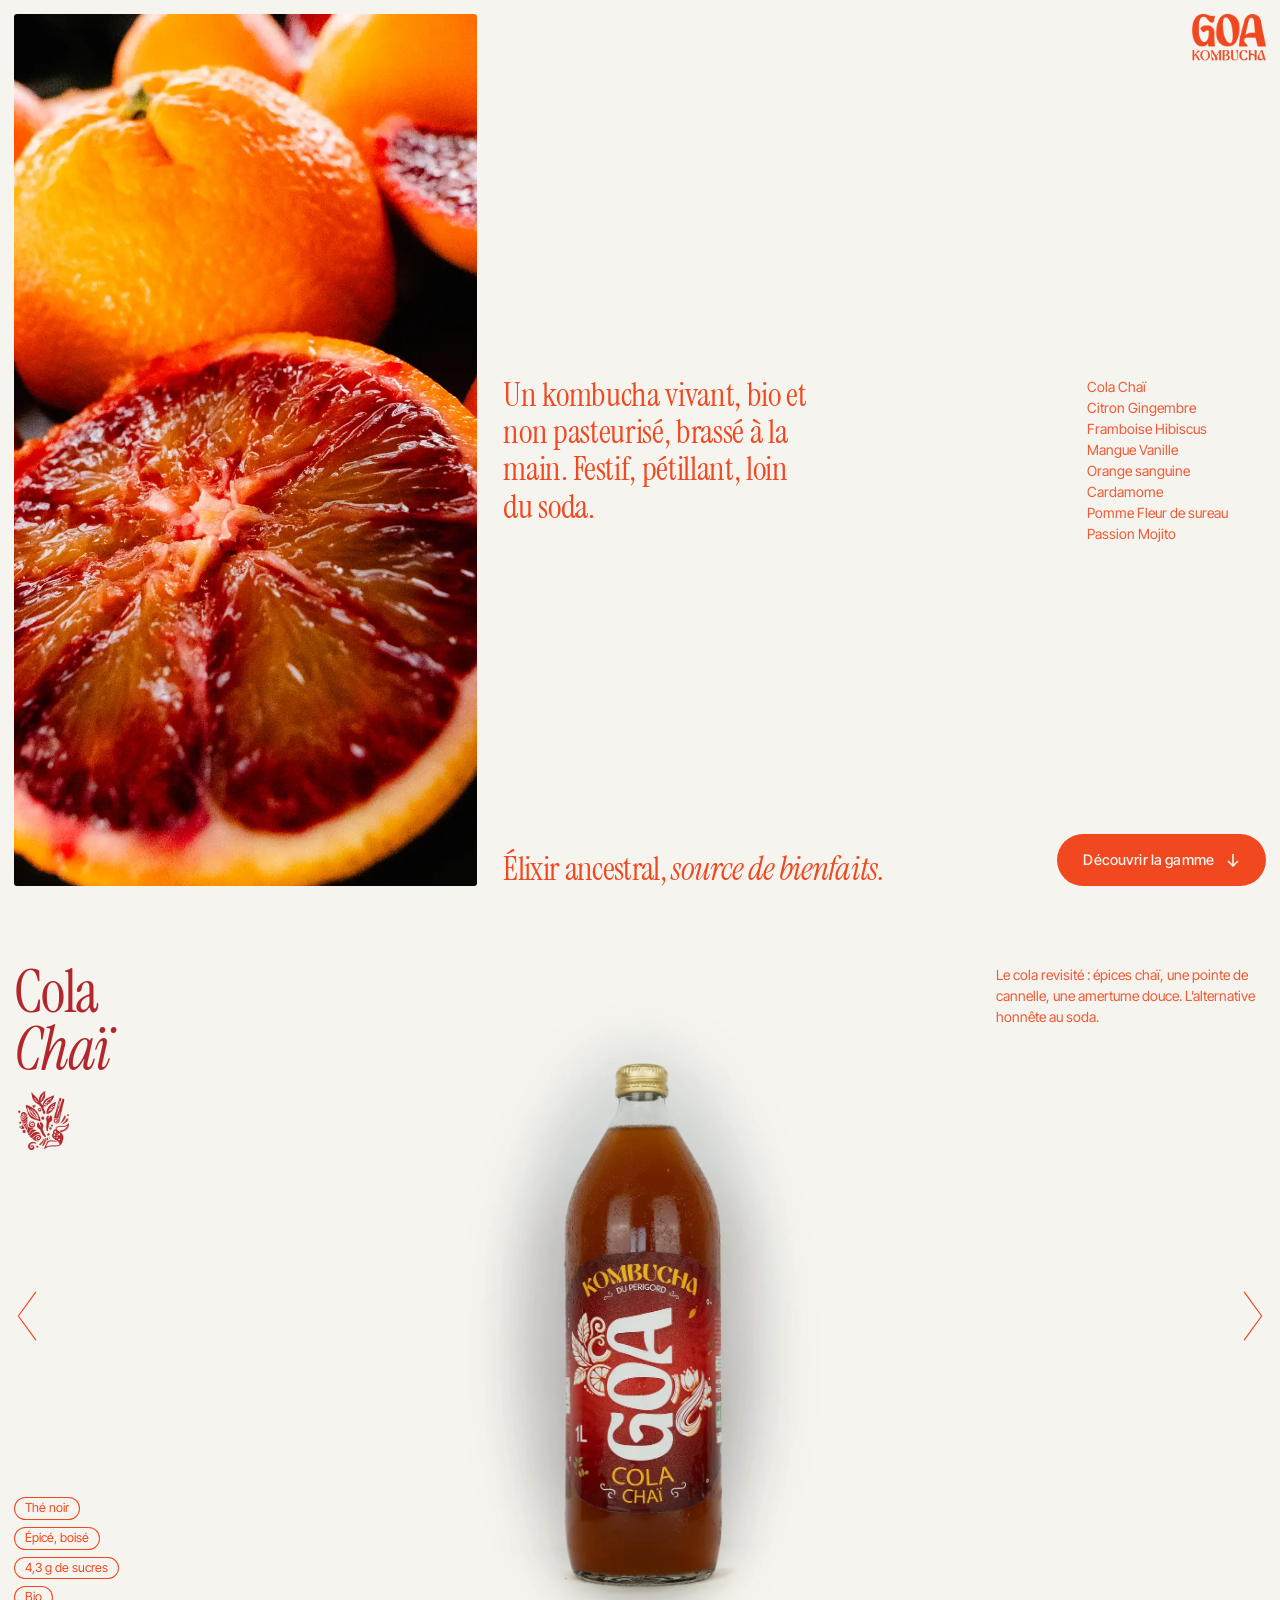
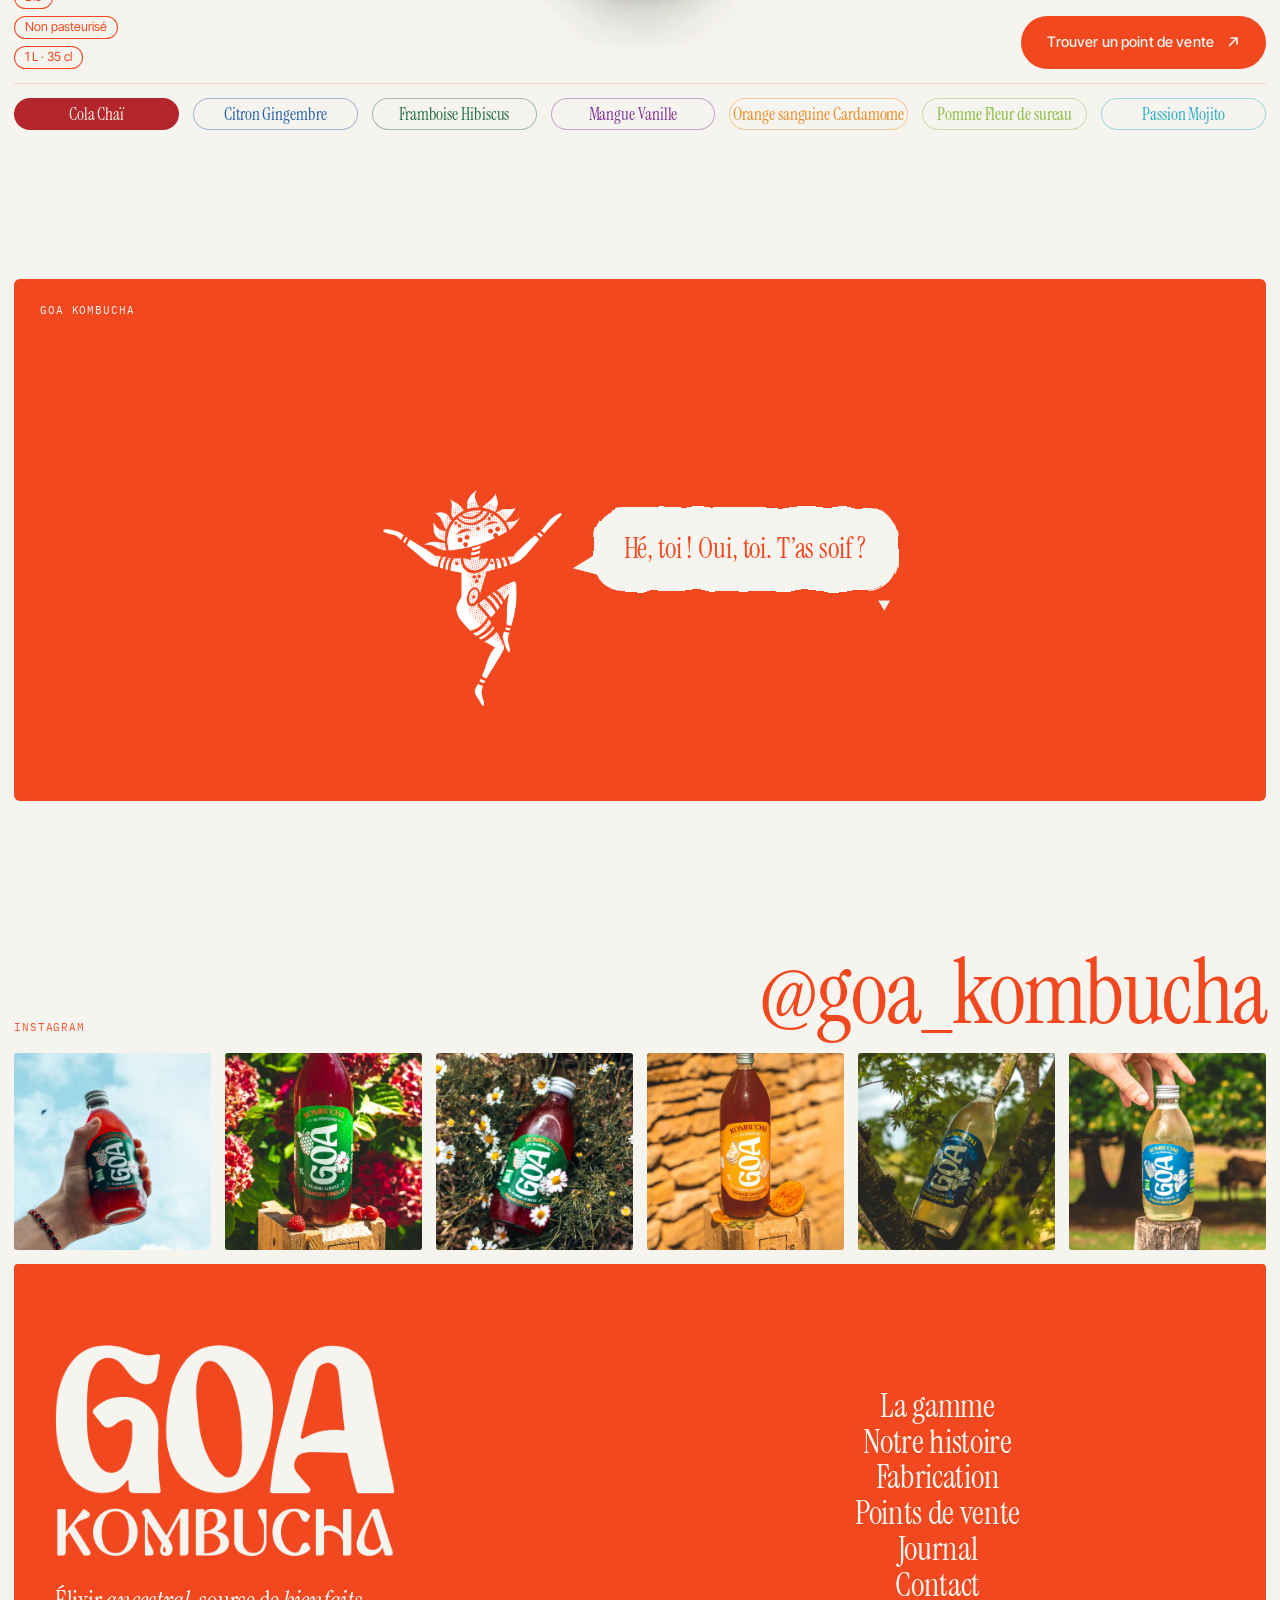
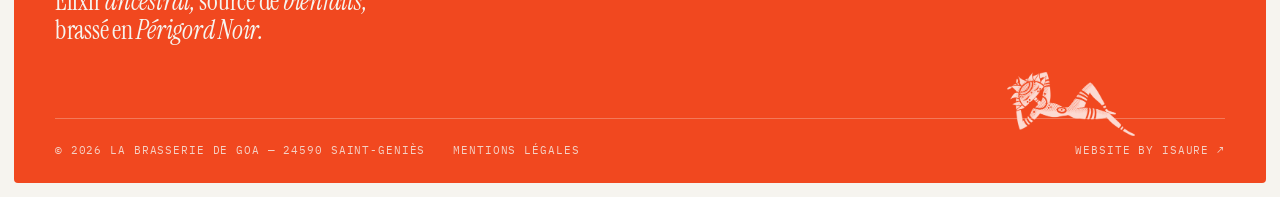
<file: maquette-v2/index.html>
<!doctype html>
<html lang="fr">
<head>
<meta charset="utf-8">
<meta name="viewport" content="width=device-width, initial-scale=1">
<title>GOA Kombucha — Kombucha bio du Périgord</title>
<meta name="description" content="GOA Kombucha — kombucha bio, vivant et non pasteurisé, brassé en Périgord Noir.">
<link rel="icon" type="image/png" href="img/logo/goa-rond-orange.png">
<link rel="preconnect" href="https://fonts.googleapis.com">
<link rel="preconnect" href="https://fonts.gstatic.com" crossorigin>
<link href="https://fonts.googleapis.com/css2?family=Instrument+Serif:ital@0;1&family=IBM+Plex+Mono:wght@400;500&family=Inter+Tight:wght@400;500;600&display=swap" rel="stylesheet">
<link rel="stylesheet" href="style.css?v=20261012230729">
</head>
<body class="home">

<header class="hdr">
  <a href="index.html" class="hdr__logo" aria-label="GOA — accueil"><span class="wordmark"></span></a>
  <nav class="nav" aria-label="Navigation principale"><a class="tag br" href="#gamme" data-en="Range">La gamme</a><a class="tag br" href="histoire.html" data-en="Story">Histoire</a><a class="tag br" href="fabrication.html" data-en="Making">Fabrication</a><a class="tag br" href="points-de-vente.html" data-en="Where to buy">Points de vente</a><a class="tag br" href="journal.html" data-en="Journal">Journal</a><a class="tag br" href="contact.html" data-en="Contact">Contact</a></nav>
  <div class="hdr__right">
    <div class="lang tag"><button class="is-on" data-lang="fr">FR</button><span>/</span><button data-lang="en">EN</button></div>
    <a class="tag br hdr__pro" href="#" data-pro data-en="Pro area ↗">Espace pro ↗</a>
    <button class="burger" aria-expanded="false" aria-label="Menu"><i></i></button>
  </div>
</header>

<main id="top">

<!-- ============ HERO ============ -->
<section class="hero">
  <div class="hero__card" data-pop="fade">
    <div class="hero__panel">
      <img src="img/photos/dsc05796.webp" alt="Orange sanguine, coupée">
    </div>
    <div class="hero__main">
      <div class="hero__cols">
        <div class="hcol"><p data-en="A living, organic, unpasteurised kombucha, brewed by hand. Festive, sparkling, nothing like soda.">Un kombucha vivant, bio et non pasteurisé, brassé à la main. Festif, pétillant, loin du soda.</p></div>
        <div class="hcol"><ul><li><a href="#gamme" data-flavor="0">Cola Chaï</a></li><li><a href="#gamme" data-flavor="1">Citron Gingembre</a></li><li><a href="#gamme" data-flavor="2">Framboise Hibiscus</a></li><li><a href="#gamme" data-flavor="3">Mangue Vanille</a></li><li><a href="#gamme" data-flavor="4">Orange sanguine Cardamome</a></li><li><a href="#gamme" data-flavor="5">Pomme Fleur de sureau</a></li><li><a href="#gamme" data-flavor="6">Passion Mojito</a></li></ul></div>
      </div>
      <div class="hero__bottom">
        <h1 class="serif hero__title"><span data-en="Ancestral elixir,">Élixir ancestral,</span> <em data-en="a source of goodness.">source de bienfaits.</em></h1>
        <a class="btn" href="#gamme"><span data-en="Discover the range">Découvrir la gamme</span><svg viewBox="0 0 14 14" fill="none" stroke="currentColor" stroke-width="1.6"><path d="M7 1v12M2 8l5 5 5-5"/></svg></a>
      </div>
    </div>
  </div>
</section>

<!-- ============ LA GAMME : toute la gamme d'un coup d'œil, la saveur survolée en grand ============ -->
<section class="gamme" id="gamme">
  <div class="wrap">
    <div class="stage" data-pop>
      <div class="stage__top">
        <div><span class="tag tag--soft stage__tag"></span><h3 class="serif stage__title"></h3><span class="stage__fruit" aria-hidden="true"></span></div>
        <div class="stage__topr"><p class="stage__desc"></p></div>
      </div>
      <div class="stage__mid">
        <img class="stage__bottle" alt="">
      </div>
      <div class="stage__bottom">
        <ul class="pills"></ul>
        <a class="btn stage__btn" href="points-de-vente.html"><span data-en="Where to buy">Trouver un point de vente</span><svg viewBox="0 0 14 14" fill="none" stroke="currentColor" stroke-width="1.6"><path d="M3 11 11 3M4.5 3H11v6.5"/></svg></a>
      </div>

        <button class="stage__arrow stage__arrow--l" aria-label="Saveur précédente"><svg viewBox="0 0 24 48" fill="none" stroke="currentColor" stroke-width="1.1" stroke-linecap="round" stroke-linejoin="round" aria-hidden="true"><path d="M20 2 4 24l16 22"/></svg></button>
        <button class="stage__arrow stage__arrow--r" aria-label="Saveur suivante"><svg viewBox="0 0 24 48" fill="none" stroke="currentColor" stroke-width="1.1" stroke-linecap="round" stroke-linejoin="round" aria-hidden="true"><path d="M4 2l16 22L4 46"/></svg></button>
    </div>
    <div class="pickrow" role="group" aria-label="La gamme"></div>
  </div>
</section>

<!-- ============ AFFICHE : un petit dialogue ============ -->
<section class="poster" data-pop style="margin-top:var(--void)">
  <span class="tag tl">GOA Kombucha</span>
  <div class="poster__scene">
    <div class="stopmo poster__perso" data-frames="dancer,dancer-2" data-fps="1.5"></div>
    <div class="poster__bubble" role="status" aria-live="polite">
      <p class="poster__text"><span class="typed"></span><span class="rest"></span></p>
      <span class="poster__next" aria-hidden="true">▼</span>
    </div>
  </div>
  <svg width="0" height="0" aria-hidden="true" style="position:absolute"><filter id="rough" x="-6%" y="-10%" width="112%" height="120%"><feTurbulence type="fractalNoise" baseFrequency=".035" numOctaves="2" seed="4"/><feDisplacementMap in="SourceGraphic" scale="8"/></filter></svg>
</section>

</main>

<!-- ============ INSTAGRAM ============ -->
<section class="insta">
  <div class="wrap">
    <div class="insta__head">
      <span class="tag tag--soft" data-pop>Instagram</span>
      <a class="insta__handle serif" href="#" data-pop>@goa_kombucha</a>
    </div>
    <div class="insta__grid"><a href="#" data-pop><img src="img/photos/dsc-0016-grand.webp" alt="" loading="lazy"></a><a href="#" data-pop><img src="img/photos/dsc01860.webp" alt="" loading="lazy"></a><a href="#" data-pop><img src="img/photos/dsc-0034-grand.webp" alt="" loading="lazy"></a><a href="#" data-pop><img src="img/photos/dsc02057.webp" alt="" loading="lazy"></a><a href="#" data-pop><img src="img/photos/img-4917-grand.webp" alt="" loading="lazy"></a><a href="#" data-pop><img src="img/photos/dsc-0027-grand.webp" alt="" loading="lazy"></a></div>
  </div>
</section>


<footer class="ft">
  <div class="ft__inner">
    <div class="ft__brand">
      <a href="index.html" class="ft__logo" aria-label="GOA — accueil"><span class="wordmark"></span></a>
      <p class="ft__phrase">Élixir <em>ancestral,</em> source de <em>bienfaits,</em> brassé en <em>Périgord&nbsp;Noir.</em></p>
    </div>
    <nav class="ft__nav" aria-label="Pied de page">
      <a href="index.html#gamme">La gamme</a><a href="histoire.html">Notre histoire</a><a href="fabrication.html">Fabrication</a>
      <a href="points-de-vente.html">Points de vente</a><a href="journal.html">Journal</a><a href="contact.html">Contact</a>
    </nav>
    <div class="ft__legal"><img class="ft__sleep" src="img/persos/dormir.webp" alt=""><span>© 2026 La Brasserie de GOA — 24590 Saint-Geniès</span><a href="#">Mentions légales</a><a href="https://isaure-lohest.com/" target="_blank" rel="noopener">Website by Isaure ↗</a></div>
  </div>
</footer>

<!-- ============ ESPACE PRO ============ -->
<div class="pro" aria-hidden="true" role="dialog" aria-modal="true" aria-label="Espace pro">
  <div class="drawer__scrim"></div>
  <div class="pro__box">
    <img class="pro__perso" src="img/persos/porter-verres.webp" alt="">
    <button class="drawer__close pro__close" aria-label="Fermer">✕</button>
    <span class="tag tag--soft">Espace pro</span>
    <h2 class="serif">Servir GOA, <em>c’est simple.</em></h2>
    <ul>
      <li><b>Épiceries &amp; magasins bio</b><span>dès 6 bouteilles</span></li>
      <li><b>Restaurants &amp; bars</b><span>dès 12 bouteilles</span></li>
      <li><b>Événements</b><span>sur devis</span></li>
    </ul>
    <a class="btn" href="#">Accéder à l’espace pro ↗</a>
  </div>
</div>

<script src="app.js?v=20261012230729"></script>
</body>
</html>
</file>
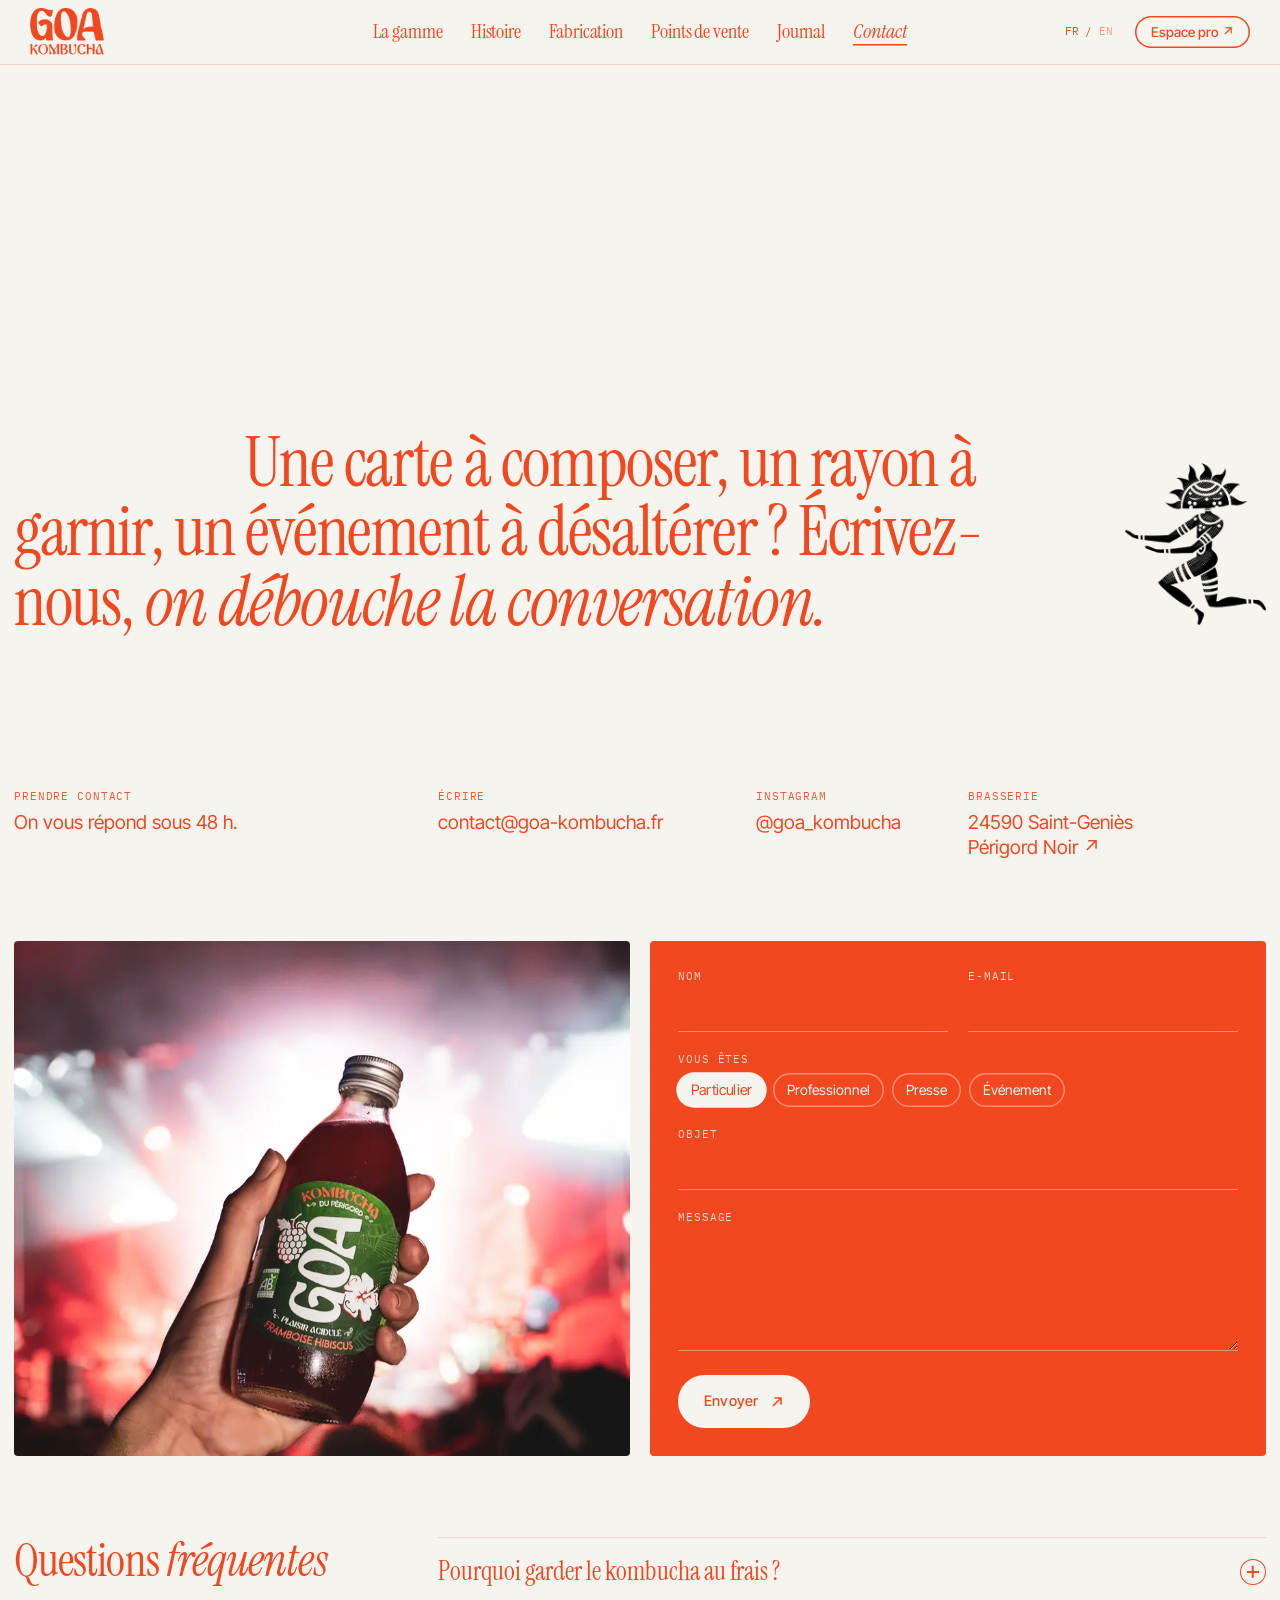
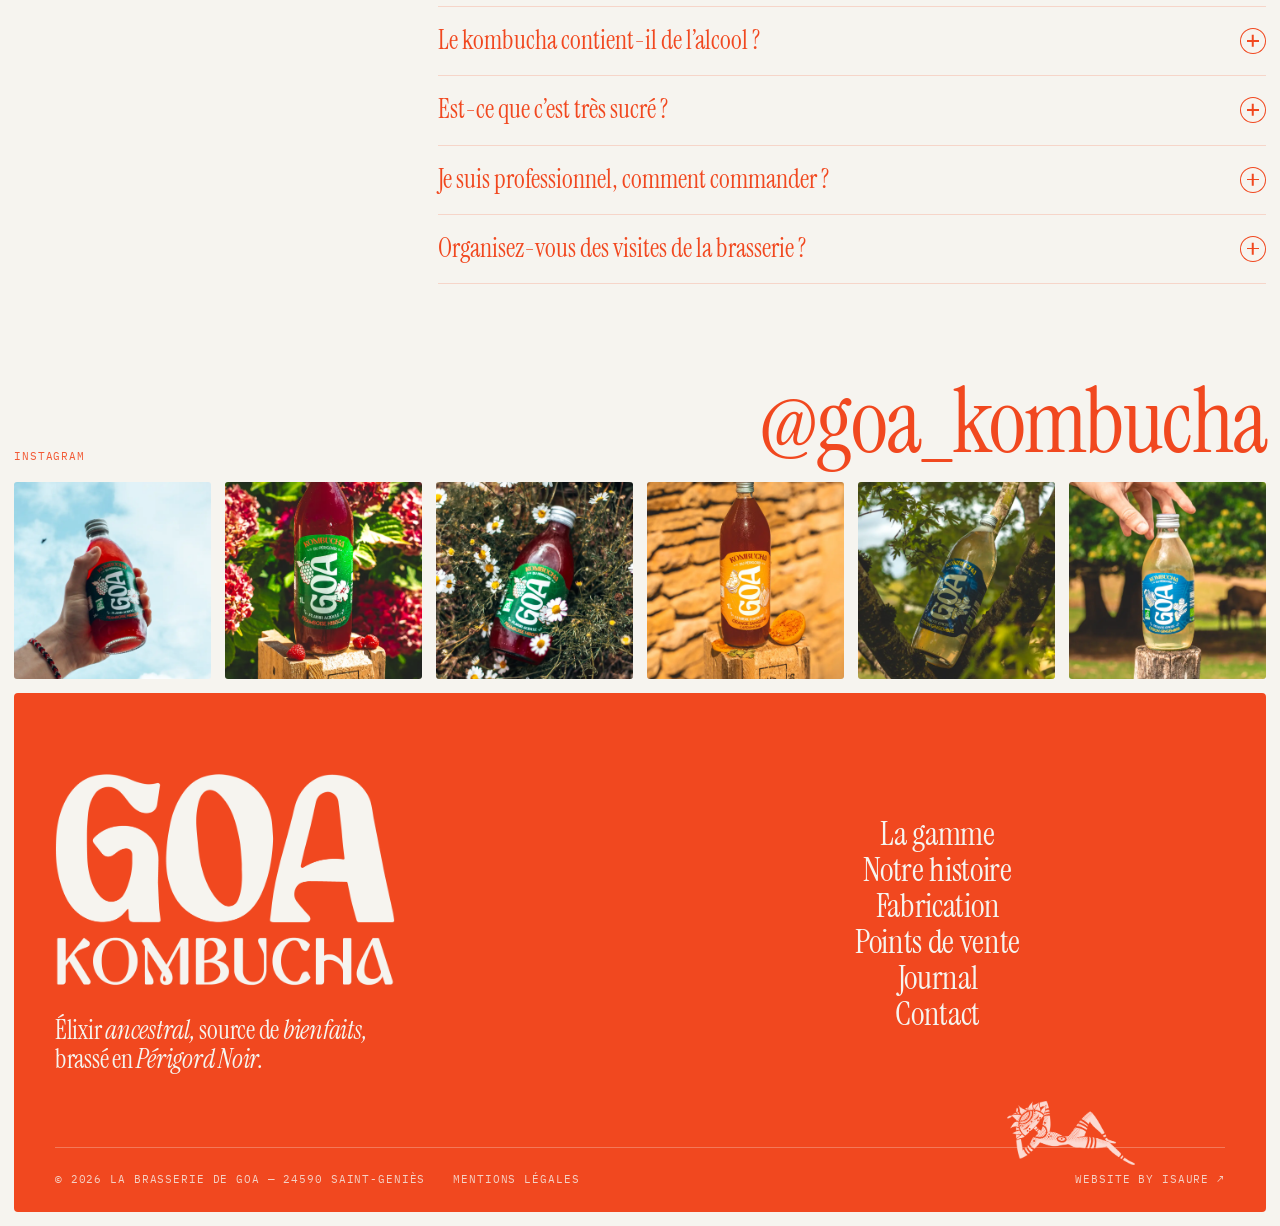
<file: maquette-v2/contact.html>
<!doctype html>
<html lang="fr">
<head>
<meta charset="utf-8">
<meta name="viewport" content="width=device-width, initial-scale=1">
<title>Contact — GOA Kombucha</title>
<meta name="description" content="GOA Kombucha — kombucha bio, vivant et non pasteurisé, brassé en Périgord Noir.">
<link rel="icon" type="image/png" href="img/logo/goa-rond-orange.png">
<link rel="preconnect" href="https://fonts.googleapis.com">
<link rel="preconnect" href="https://fonts.gstatic.com" crossorigin>
<link href="https://fonts.googleapis.com/css2?family=Instrument+Serif:ital@0;1&family=IBM+Plex+Mono:wght@400;500&family=Inter+Tight:wght@400;500;600&display=swap" rel="stylesheet">
<link rel="stylesheet" href="style.css?v=20261012230729">
</head>
<body>

<header class="hdr">
  <a href="index.html" class="hdr__logo" aria-label="GOA — accueil"><span class="wordmark"></span></a>
  <nav class="nav" aria-label="Navigation principale"><a class="tag br" href="index.html#gamme" data-en="Range">La gamme</a><a class="tag br" href="histoire.html" data-en="Story">Histoire</a><a class="tag br" href="fabrication.html" data-en="Making">Fabrication</a><a class="tag br" href="points-de-vente.html" data-en="Where to buy">Points de vente</a><a class="tag br" href="journal.html" data-en="Journal">Journal</a><a class="tag br" aria-current="page" href="contact.html" data-en="Contact">Contact</a></nav>
  <div class="hdr__right">
    <div class="lang tag"><button class="is-on" data-lang="fr">FR</button><span>/</span><button data-lang="en">EN</button></div>
    <a class="tag br hdr__pro" href="#" data-pro data-en="Pro area ↗">Espace pro ↗</a>
    <button class="burger" aria-expanded="false" aria-label="Menu"><i></i></button>
  </div>
</header>

<main id="top" class="contact-page">

<!-- ============ CONTACT : la phrase, les coordonnées, puis la fiche ============ -->
<section class="ct">
  <div class="ct__top">
    <div class="ct__intro">
      <h1 class="serif ct__title" data-pop>Une carte à composer, un rayon à garnir, un événement à désaltérer&nbsp;? Écrivez-nous, <em>on débouche la conversation.</em></h1>
      <div class="stopmo ct__perso" data-hop data-frames="servir,servir-2" data-fps="1.5"></div>
    </div>

    <div class="ct__coords" data-pop>
      <div class="ct__row"><span class="tag">Prendre contact</span><span>On vous répond sous 48&nbsp;h.</span></div>
      <div class="ct__row"><span class="tag">Écrire</span><a class="br" href="mailto:contact@goa-kombucha.fr">contact@goa-kombucha.fr</a></div>
      <div class="ct__row"><span class="tag">Instagram</span><a class="br" href="#">@goa_kombucha</a></div>
      <div class="ct__row"><span class="tag">Brasserie</span><a class="br" href="https://maps.app.goo.gl/2d3U5NfbEE7a1Tv59" target="_blank" rel="noopener">24590 Saint-Geniès<br>Périgord Noir ↗</a></div>
    </div>
  </div>

  <div class="ct__bottom">
  <figure class="ct__photo" data-pop><img src="img/photos/dsc03165-2.webp" alt="" loading="lazy"></figure>
  <form class="cf" novalidate data-pop>
    <div class="cf__2">
      <label class="cf__f"><span class="tag">Nom</span><input type="text" autocomplete="name"></label>
      <label class="cf__f"><span class="tag">E-mail</span><input type="email" autocomplete="email"></label>
    </div>
    <fieldset class="cf__f"><legend class="tag">Vous êtes</legend>
      <div class="cf__opts">
        <label class="opt"><input type="radio" name="who" checked><span>Particulier</span></label>
        <label class="opt"><input type="radio" name="who"><span>Professionnel</span></label>
        <label class="opt"><input type="radio" name="who"><span>Presse</span></label>
        <label class="opt"><input type="radio" name="who"><span>Événement</span></label>
      </div>
    </fieldset>
    <label class="cf__f"><span class="tag">Objet</span><input type="text"></label>
    <label class="cf__f"><span class="tag">Message</span><textarea rows="4"></textarea></label>
    <button class="btn cf__send" type="submit"><span>Envoyer</span><svg viewBox="0 0 14 14" fill="none" stroke="currentColor" stroke-width="1.6"><path d="M3 11 11 3M4.5 3H11v6.5"/></svg></button>
    <div class="cf__thanks" role="status">
      <div class="stopmo" data-frames="dancer,dancer-2" data-fps="2"></div>
      <h2 class="serif">Bien reçu&nbsp;! <em>Merci.</em></h2>
      <p>On vous répond sous 48&nbsp;h ouvrées.</p>
    </div>
  </form>
  </div>
</section>

<!-- ============ FAQ ============ -->
<section class="faqs">
  <div class="faqs__head">
    <h2 class="serif" data-pop>Questions <em>fréquentes</em></h2>
  </div>
  <div class="faqs__list"><details><summary>Pourquoi garder le kombucha au frais ?<i></i></summary><p>GOA n’est pas pasteurisé : c’est une boisson vivante. Conservez-la entre 1 et 4 °C, même avant ouverture. Un dépôt naturel peut se former, c’est normal.</p></details><details><summary>Le kombucha contient-il de l’alcool ?<i></i></summary><p>Comme toute boisson fermentée, le kombucha peut contenir des traces d’alcool issues de la fermentation naturelle.</p></details><details><summary>Est-ce que c’est très sucré ?<i></i></summary><p>Le sucre sert surtout à nourrir la fermentation. Il en reste environ 4,3 g pour 100 ml.</p></details><details><summary>Je suis professionnel, comment commander ?<i></i></summary><p>Rendez-vous sur notre espace pro pour découvrir la gamme, les conditions et passer commande en ligne.</p></details><details><summary>Organisez-vous des visites de la brasserie ?<i></i></summary><p>Écrivez-nous via le formulaire : nous ouvrons nos portes lors de quelques événements dans l’année.</p></details></div>
</section>

</main>

<!-- ============ INSTAGRAM ============ -->
<section class="insta">
  <div class="wrap">
    <div class="insta__head">
      <span class="tag tag--soft" data-pop>Instagram</span>
      <a class="insta__handle serif" href="#" data-pop>@goa_kombucha</a>
    </div>
    <div class="insta__grid"><a href="#" data-pop><img src="img/photos/dsc-0016-grand.webp" alt="" loading="lazy"></a><a href="#" data-pop><img src="img/photos/dsc01860.webp" alt="" loading="lazy"></a><a href="#" data-pop><img src="img/photos/dsc-0034-grand.webp" alt="" loading="lazy"></a><a href="#" data-pop><img src="img/photos/dsc02057.webp" alt="" loading="lazy"></a><a href="#" data-pop><img src="img/photos/img-4917-grand.webp" alt="" loading="lazy"></a><a href="#" data-pop><img src="img/photos/dsc-0027-grand.webp" alt="" loading="lazy"></a></div>
  </div>
</section>


<footer class="ft">
  <div class="ft__inner">
    <div class="ft__brand">
      <a href="index.html" class="ft__logo" aria-label="GOA — accueil"><span class="wordmark"></span></a>
      <p class="ft__phrase">Élixir <em>ancestral,</em> source de <em>bienfaits,</em> brassé en <em>Périgord&nbsp;Noir.</em></p>
    </div>
    <nav class="ft__nav" aria-label="Pied de page">
      <a href="index.html#gamme">La gamme</a><a href="histoire.html">Notre histoire</a><a href="fabrication.html">Fabrication</a>
      <a href="points-de-vente.html">Points de vente</a><a href="journal.html">Journal</a><a href="contact.html">Contact</a>
    </nav>
    <div class="ft__legal"><img class="ft__sleep" src="img/persos/dormir.webp" alt=""><span>© 2026 La Brasserie de GOA — 24590 Saint-Geniès</span><a href="#">Mentions légales</a><a href="https://isaure-lohest.com/" target="_blank" rel="noopener">Website by Isaure ↗</a></div>
  </div>
</footer>

<!-- ============ ESPACE PRO ============ -->
<div class="pro" aria-hidden="true" role="dialog" aria-modal="true" aria-label="Espace pro">
  <div class="drawer__scrim"></div>
  <div class="pro__box">
    <img class="pro__perso" src="img/persos/porter-verres.webp" alt="">
    <button class="drawer__close pro__close" aria-label="Fermer">✕</button>
    <span class="tag tag--soft">Espace pro</span>
    <h2 class="serif">Servir GOA, <em>c’est simple.</em></h2>
    <ul>
      <li><b>Épiceries &amp; magasins bio</b><span>dès 6 bouteilles</span></li>
      <li><b>Restaurants &amp; bars</b><span>dès 12 bouteilles</span></li>
      <li><b>Événements</b><span>sur devis</span></li>
    </ul>
    <a class="btn" href="#">Accéder à l’espace pro ↗</a>
  </div>
</div>

<script src="app.js?v=20261012230729"></script>
</body>
</html>
</file>
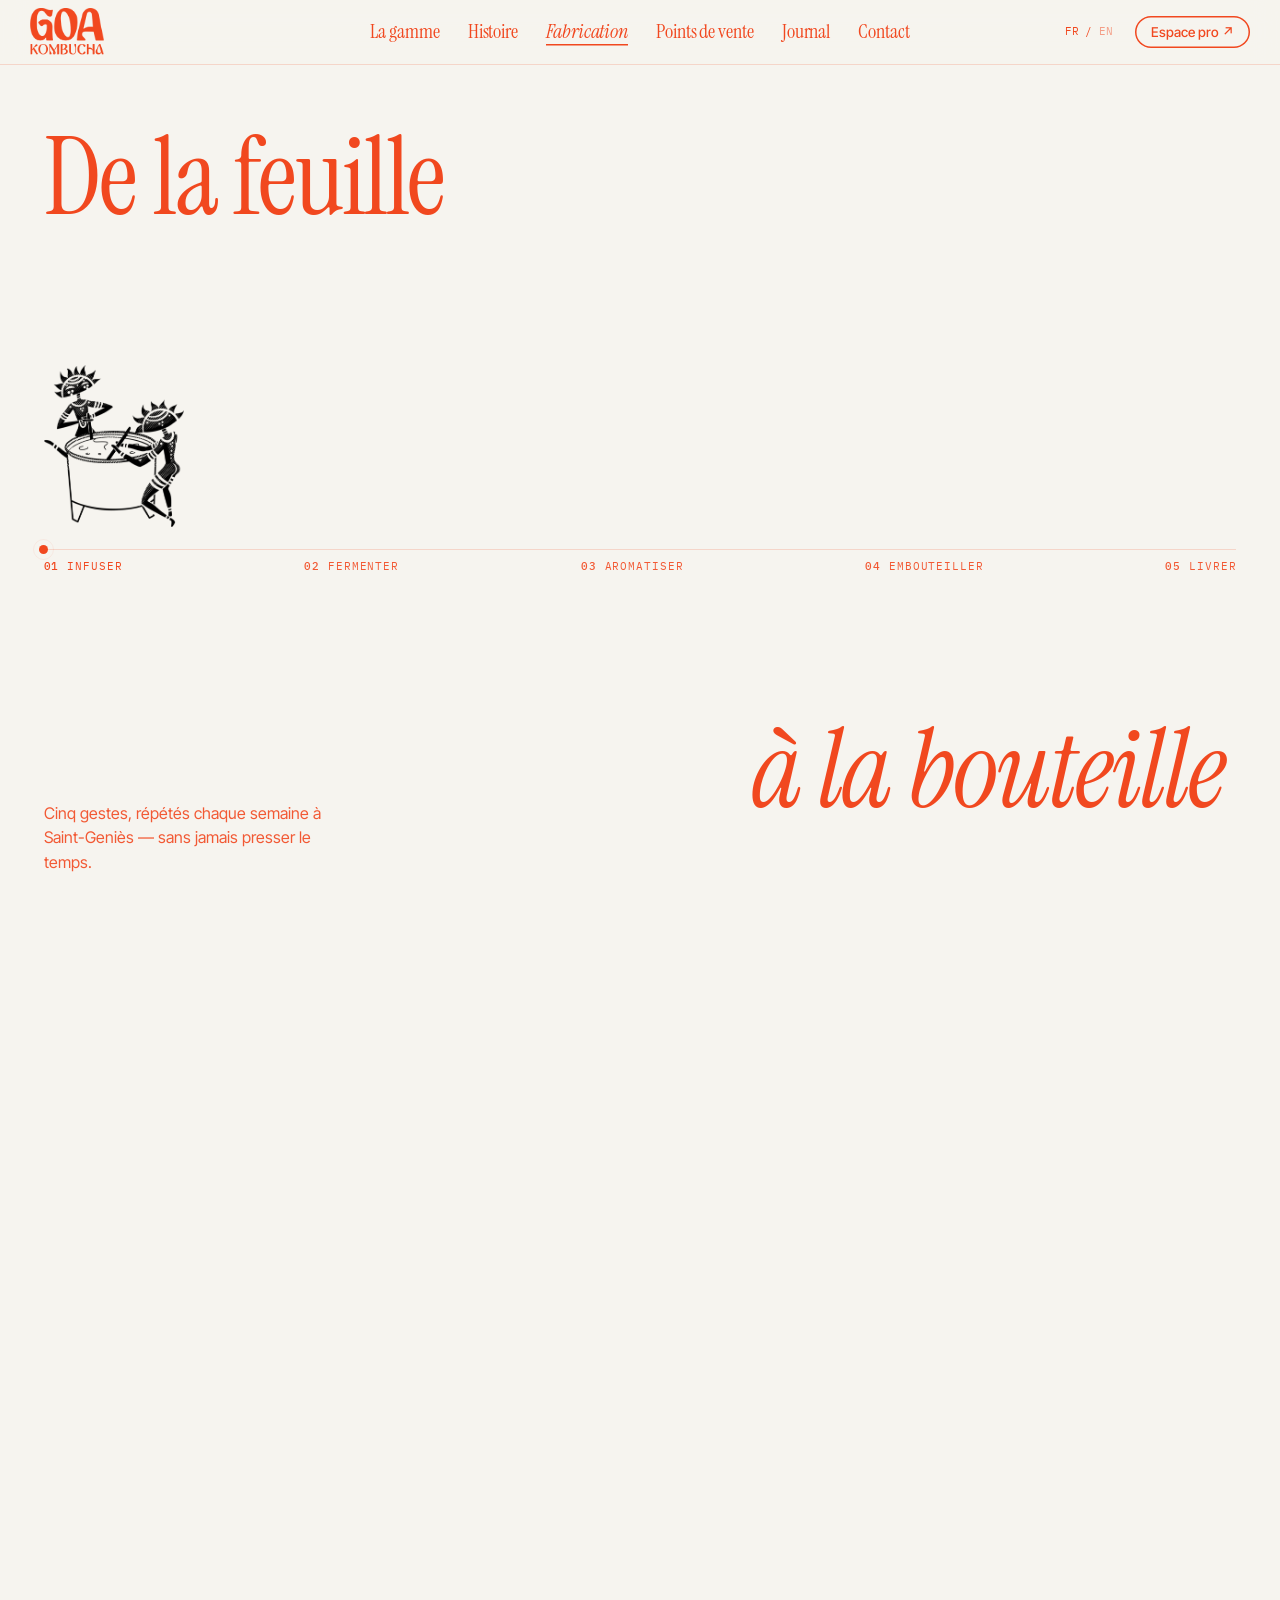
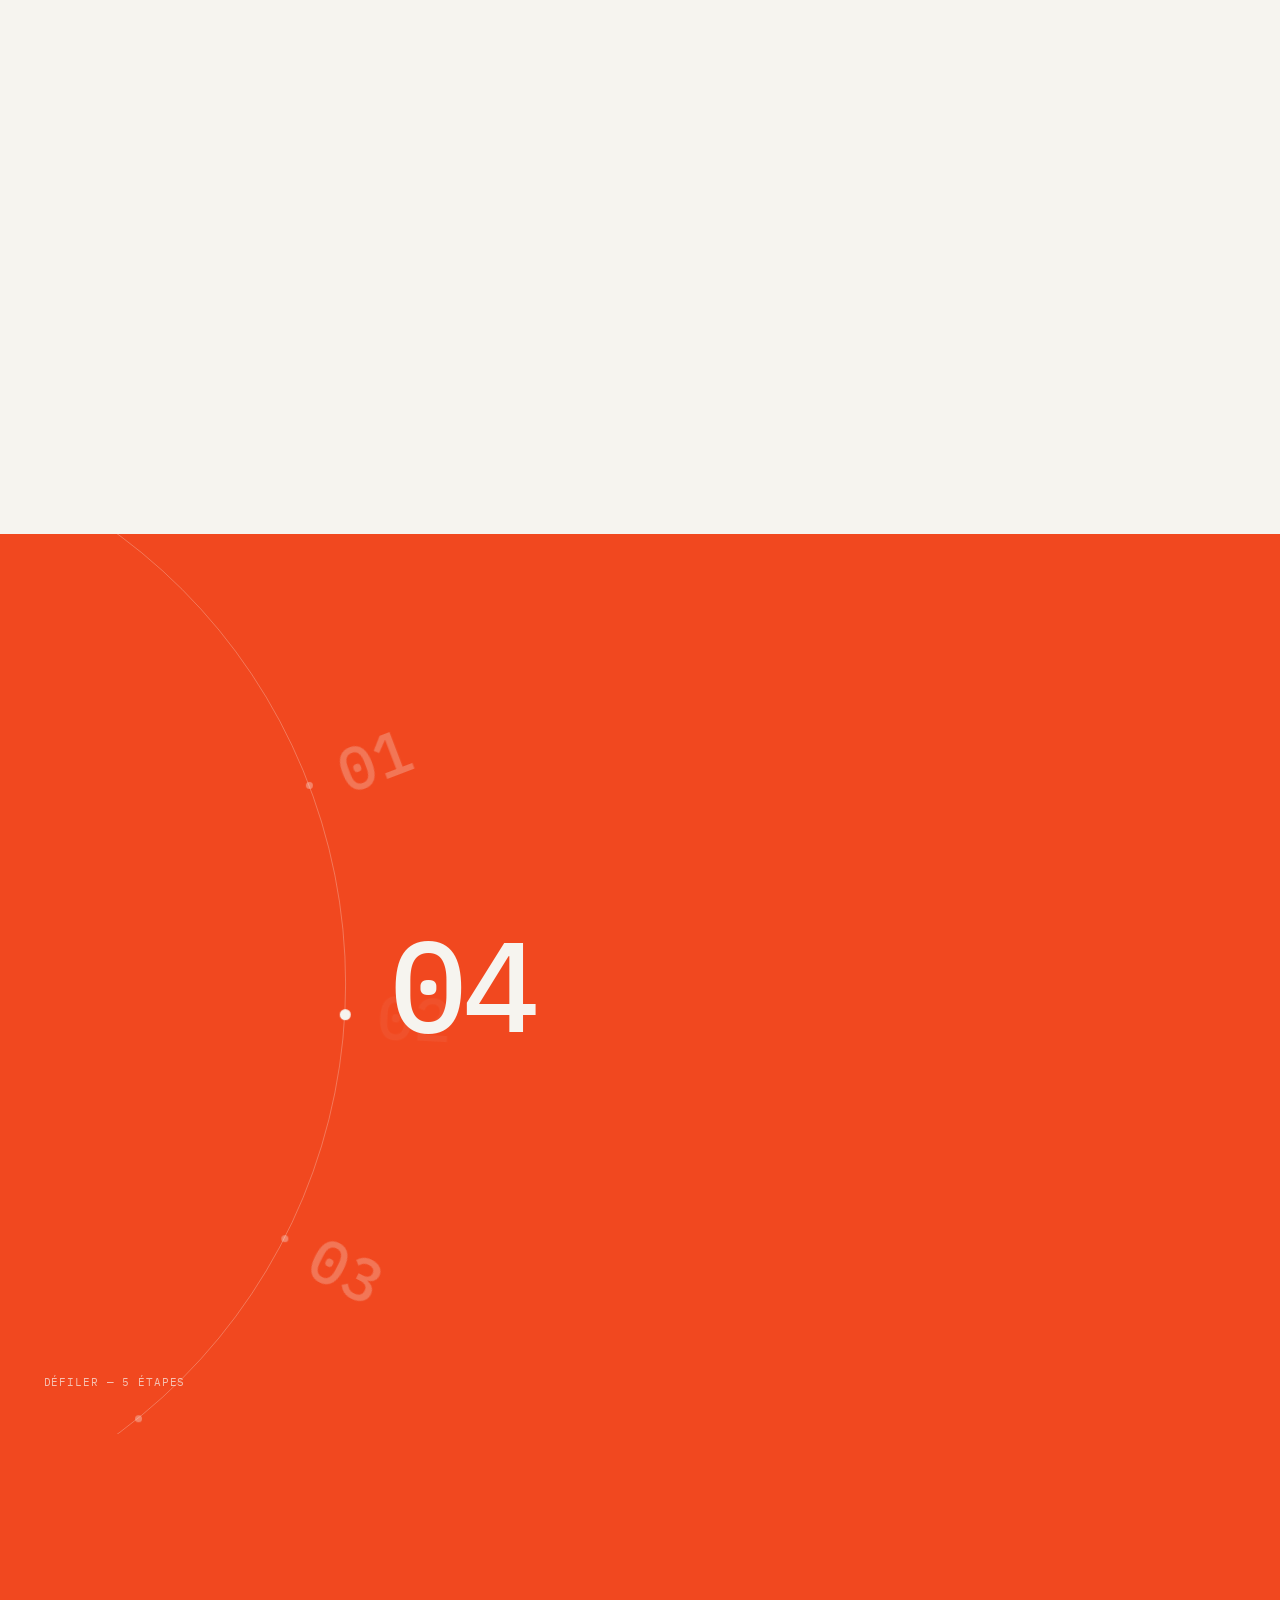
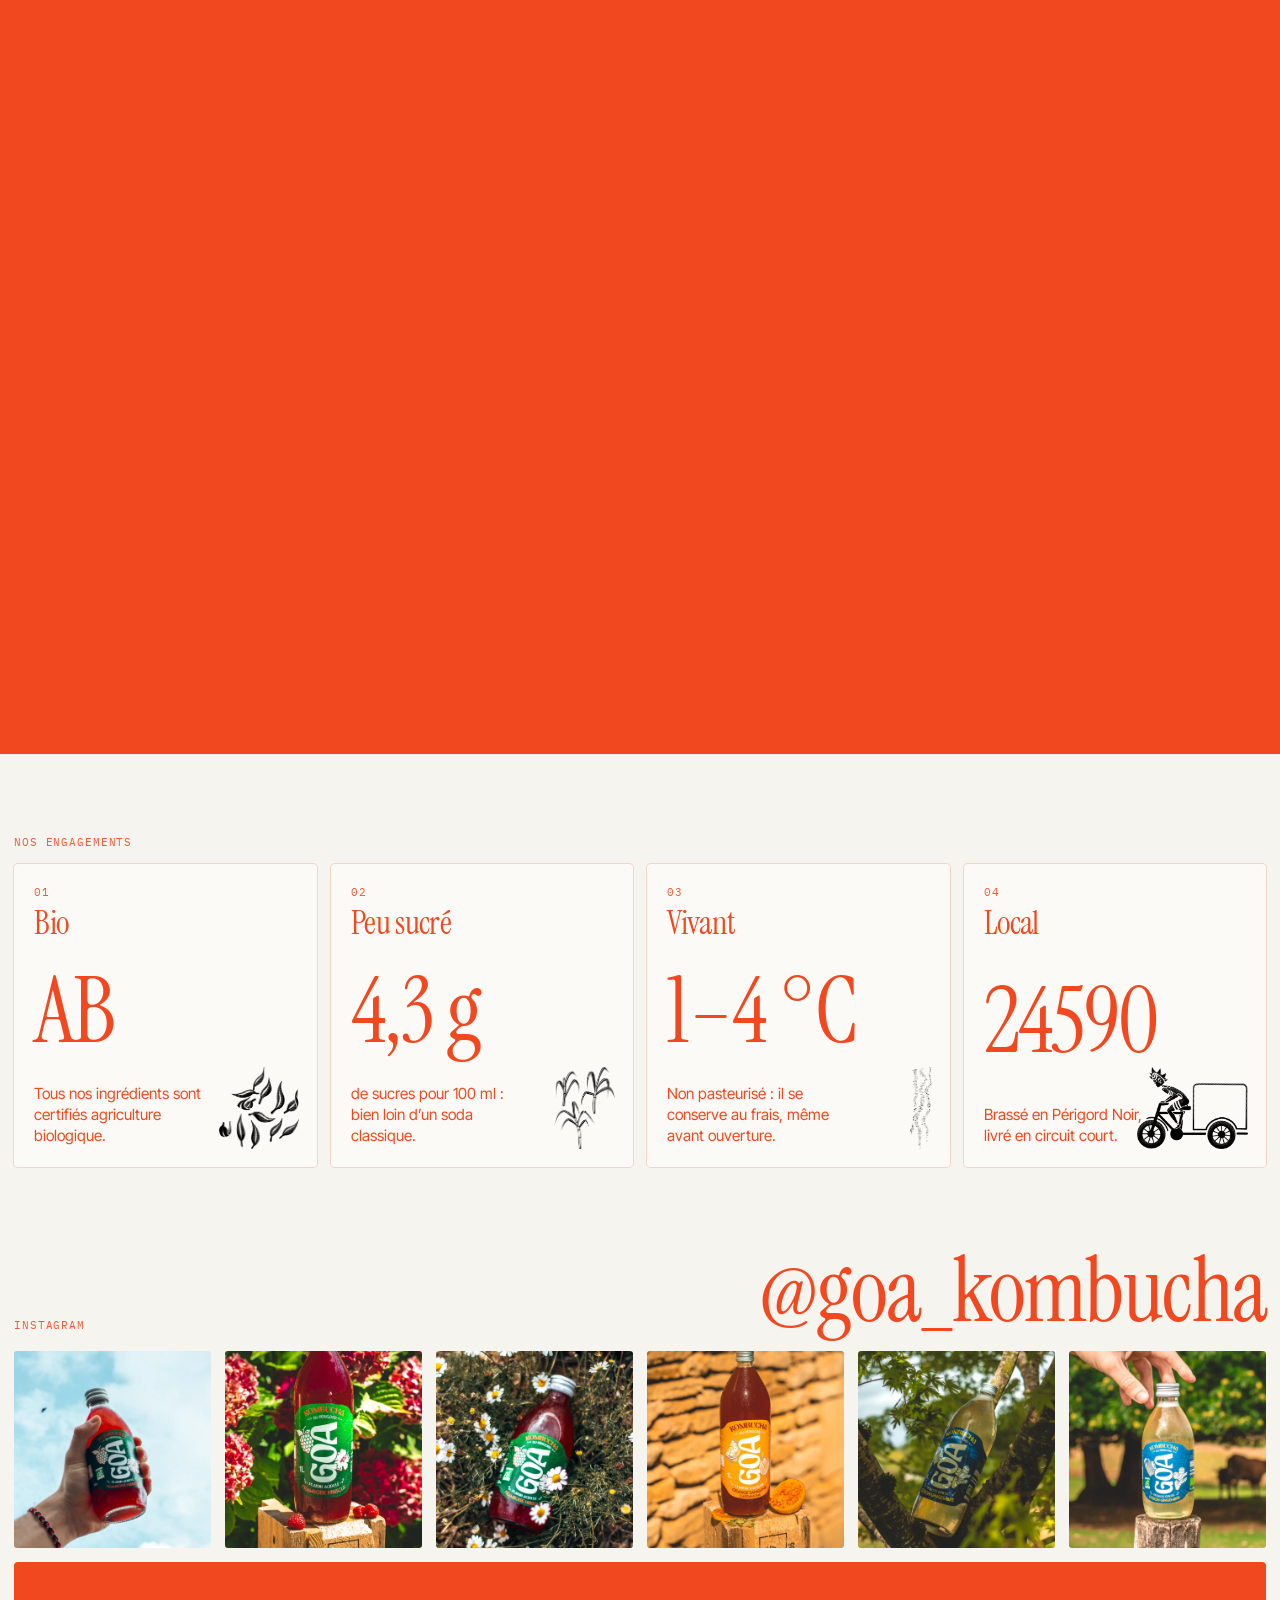
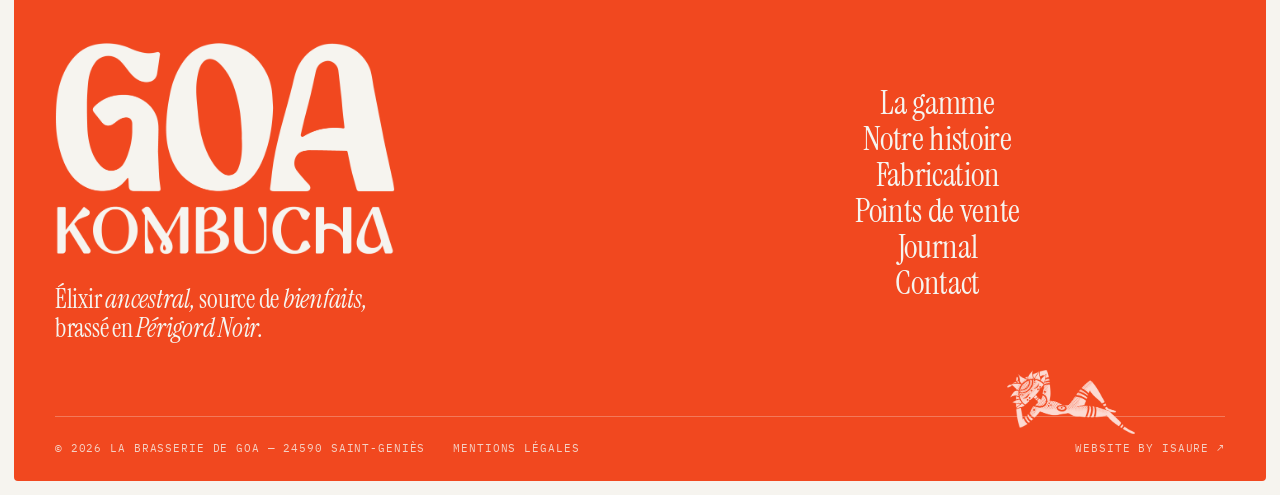
<file: maquette-v2/fabrication.html>
<!doctype html>
<html lang="fr">
<head>
<meta charset="utf-8">
<meta name="viewport" content="width=device-width, initial-scale=1">
<title>La fabrication — GOA Kombucha</title>
<meta name="description" content="GOA Kombucha — kombucha bio, vivant et non pasteurisé, brassé en Périgord Noir.">
<link rel="icon" type="image/png" href="img/logo/goa-rond-orange.png">
<link rel="preconnect" href="https://fonts.googleapis.com">
<link rel="preconnect" href="https://fonts.gstatic.com" crossorigin>
<link href="https://fonts.googleapis.com/css2?family=Instrument+Serif:ital@0;1&family=IBM+Plex+Mono:wght@400;500&family=Inter+Tight:wght@400;500;600&display=swap" rel="stylesheet">
<link rel="stylesheet" href="style.css?v=20261012230729">
</head>
<body class="fab-page">

<header class="hdr">
  <a href="index.html" class="hdr__logo" aria-label="GOA — accueil"><span class="wordmark"></span></a>
  <nav class="nav" aria-label="Navigation principale"><a class="tag br" href="index.html#gamme" data-en="Range">La gamme</a><a class="tag br" href="histoire.html" data-en="Story">Histoire</a><a class="tag br" aria-current="page" href="fabrication.html" data-en="Making">Fabrication</a><a class="tag br" href="points-de-vente.html" data-en="Where to buy">Points de vente</a><a class="tag br" href="journal.html" data-en="Journal">Journal</a><a class="tag br" href="contact.html" data-en="Contact">Contact</a></nav>
  <div class="hdr__right">
    <div class="lang tag"><button class="is-on" data-lang="fr">FR</button><span>/</span><button data-lang="en">EN</button></div>
    <a class="tag br hdr__pro" href="#" data-pro data-en="Pro area ↗">Espace pro ↗</a>
    <button class="burger" aria-expanded="false" aria-label="Menu"><i></i></button>
  </div>
</header>

<main id="top">

<!-- ============ OUVERTURE : la feuille, la bouteille ============ -->
<section class="fab" id="fab">
  <div class="fab__stick">
    <div class="fab__in">
      <div class="fab__track" aria-hidden="true"><i class="fab__line"></i><i class="fab__ink"></i><i class="fab__dot"></i></div>
      <h1 class="fab__title"><span class="fab__a">De la feuille</span><em class="fab__b">à la bouteille</em></h1>
      <ol class="fab__steps tag"><li><b>01</b><span>Infuser</span></li><li><b>02</b><span>Fermenter</span></li><li><b>03</b><span>Aromatiser</span></li><li><b>04</b><span>Embouteiller</span></li><li><b>05</b><span>Livrer</span></li></ol>
      <img class="fab__guy" src="img/persos/cuve.webp" alt="" aria-hidden="true">
      <p class="fab__lead">Cinq gestes, répétés chaque semaine à Saint-Geniès — sans jamais presser le temps.</p>
    </div>
  </div>
</section>

<!-- ============ LA ROUE DES ÉTAPES ============ -->
<section class="wheel" id="wheel" aria-label="Les cinq étapes">
  <div class="wheel__stick">
    <div class="wheel__canvas" aria-hidden="true"></div>
    <div class="wheel__active" aria-live="polite">
      <span class="wheel__big serif">01</span>
      <div class="wheel__txt"><h3 class="serif"></h3><p></p></div>
      <img class="wheel__img" alt="">
    </div>
    <p class="wheel__hint tag">Défiler — 5 étapes</p>
  </div>
  <ol class="wheel__list"><li data-n="01"><h3 class="serif">Infuser</h3><p>Thé vert Sencha bio, sucre de canne blond, eau filtrée et dynamisée.</p><img src="img/persos/feuilles.webp" alt="" loading="lazy"></li><li data-n="02"><h3 class="serif">Fermenter</h3><p>La culture de kombucha transforme lentement le thé sucré en boisson vivante.</p><img src="img/persos/scoby.webp" alt="" loading="lazy"></li><li data-n="03"><h3 class="serif">Aromatiser</h3><p>Fruits, fleurs et épices issus de l’agriculture biologique.</p><img src="img/persos/ingredients-et-bouteilles.webp" alt="" loading="lazy"></li><li data-n="04"><h3 class="serif">Embouteiller</h3><p>Mise en bouteille à la brasserie, sans pasteurisation.</p><img src="img/persos/embouteillage.webp" alt="" loading="lazy"></li><li data-n="05"><h3 class="serif">Livrer</h3><p>Des épiceries du Périgord aux tables de tout le Sud-Ouest.</p><img src="img/persos/livraison.webp" alt="" loading="lazy"></li></ol>
</section>

<!-- ============ ENGAGEMENTS : quatre carrés, tout d'un coup d'œil ============ -->
<section class="engage" id="engage">
  <div class="engage__wrap">
    <span class="tag tag--soft">Nos engagements</span>
    <div class="engage__grid"><article class="egg" data-pop><div class="egg__top"><span class="tag tag--soft">01</span><h3 class="serif">Bio</h3></div><span class="egg__fig serif">AB</span><p>Tous nos ingrédients sont certifiés agriculture biologique.</p><img src="img/persos/feuilles.webp" alt="" loading="lazy"></article><article class="egg" data-pop><div class="egg__top"><span class="tag tag--soft">02</span><h3 class="serif">Peu sucré</h3></div><span class="egg__fig serif">4,3 g</span><p>de sucres pour 100 ml : bien loin d’un soda classique.</p><img src="img/persos/cannes-a-sucre.webp" alt="" loading="lazy"></article><article class="egg" data-pop><div class="egg__top"><span class="tag tag--soft">03</span><h3 class="serif">Vivant</h3></div><span class="egg__fig serif">1–4 °C</span><p>Non pasteurisé : il se conserve au frais, même avant ouverture.</p><img src="img/persos/bulles.webp" alt="" loading="lazy"></article><article class="egg" data-pop><div class="egg__top"><span class="tag tag--soft">04</span><h3 class="serif">Local</h3></div><span class="egg__fig serif">24590</span><p>Brassé en Périgord Noir, livré en circuit court.</p><img src="img/persos/livraison.webp" alt="" loading="lazy"></article></div>
  </div>
</section>

</main>

<!-- ============ INSTAGRAM ============ -->
<section class="insta">
  <div class="wrap">
    <div class="insta__head">
      <span class="tag tag--soft" data-pop>Instagram</span>
      <a class="insta__handle serif" href="#" data-pop>@goa_kombucha</a>
    </div>
    <div class="insta__grid"><a href="#" data-pop><img src="img/photos/dsc-0016-grand.webp" alt="" loading="lazy"></a><a href="#" data-pop><img src="img/photos/dsc01860.webp" alt="" loading="lazy"></a><a href="#" data-pop><img src="img/photos/dsc-0034-grand.webp" alt="" loading="lazy"></a><a href="#" data-pop><img src="img/photos/dsc02057.webp" alt="" loading="lazy"></a><a href="#" data-pop><img src="img/photos/img-4917-grand.webp" alt="" loading="lazy"></a><a href="#" data-pop><img src="img/photos/dsc-0027-grand.webp" alt="" loading="lazy"></a></div>
  </div>
</section>


<footer class="ft">
  <div class="ft__inner">
    <div class="ft__brand">
      <a href="index.html" class="ft__logo" aria-label="GOA — accueil"><span class="wordmark"></span></a>
      <p class="ft__phrase">Élixir <em>ancestral,</em> source de <em>bienfaits,</em> brassé en <em>Périgord&nbsp;Noir.</em></p>
    </div>
    <nav class="ft__nav" aria-label="Pied de page">
      <a href="index.html#gamme">La gamme</a><a href="histoire.html">Notre histoire</a><a href="fabrication.html">Fabrication</a>
      <a href="points-de-vente.html">Points de vente</a><a href="journal.html">Journal</a><a href="contact.html">Contact</a>
    </nav>
    <div class="ft__legal"><img class="ft__sleep" src="img/persos/dormir.webp" alt=""><span>© 2026 La Brasserie de GOA — 24590 Saint-Geniès</span><a href="#">Mentions légales</a><a href="https://isaure-lohest.com/" target="_blank" rel="noopener">Website by Isaure ↗</a></div>
  </div>
</footer>

<!-- ============ ESPACE PRO ============ -->
<div class="pro" aria-hidden="true" role="dialog" aria-modal="true" aria-label="Espace pro">
  <div class="drawer__scrim"></div>
  <div class="pro__box">
    <img class="pro__perso" src="img/persos/porter-verres.webp" alt="">
    <button class="drawer__close pro__close" aria-label="Fermer">✕</button>
    <span class="tag tag--soft">Espace pro</span>
    <h2 class="serif">Servir GOA, <em>c’est simple.</em></h2>
    <ul>
      <li><b>Épiceries &amp; magasins bio</b><span>dès 6 bouteilles</span></li>
      <li><b>Restaurants &amp; bars</b><span>dès 12 bouteilles</span></li>
      <li><b>Événements</b><span>sur devis</span></li>
    </ul>
    <a class="btn" href="#">Accéder à l’espace pro ↗</a>
  </div>
</div>

<script src="app.js?v=20261012230729"></script>
</body>
</html>
</file>
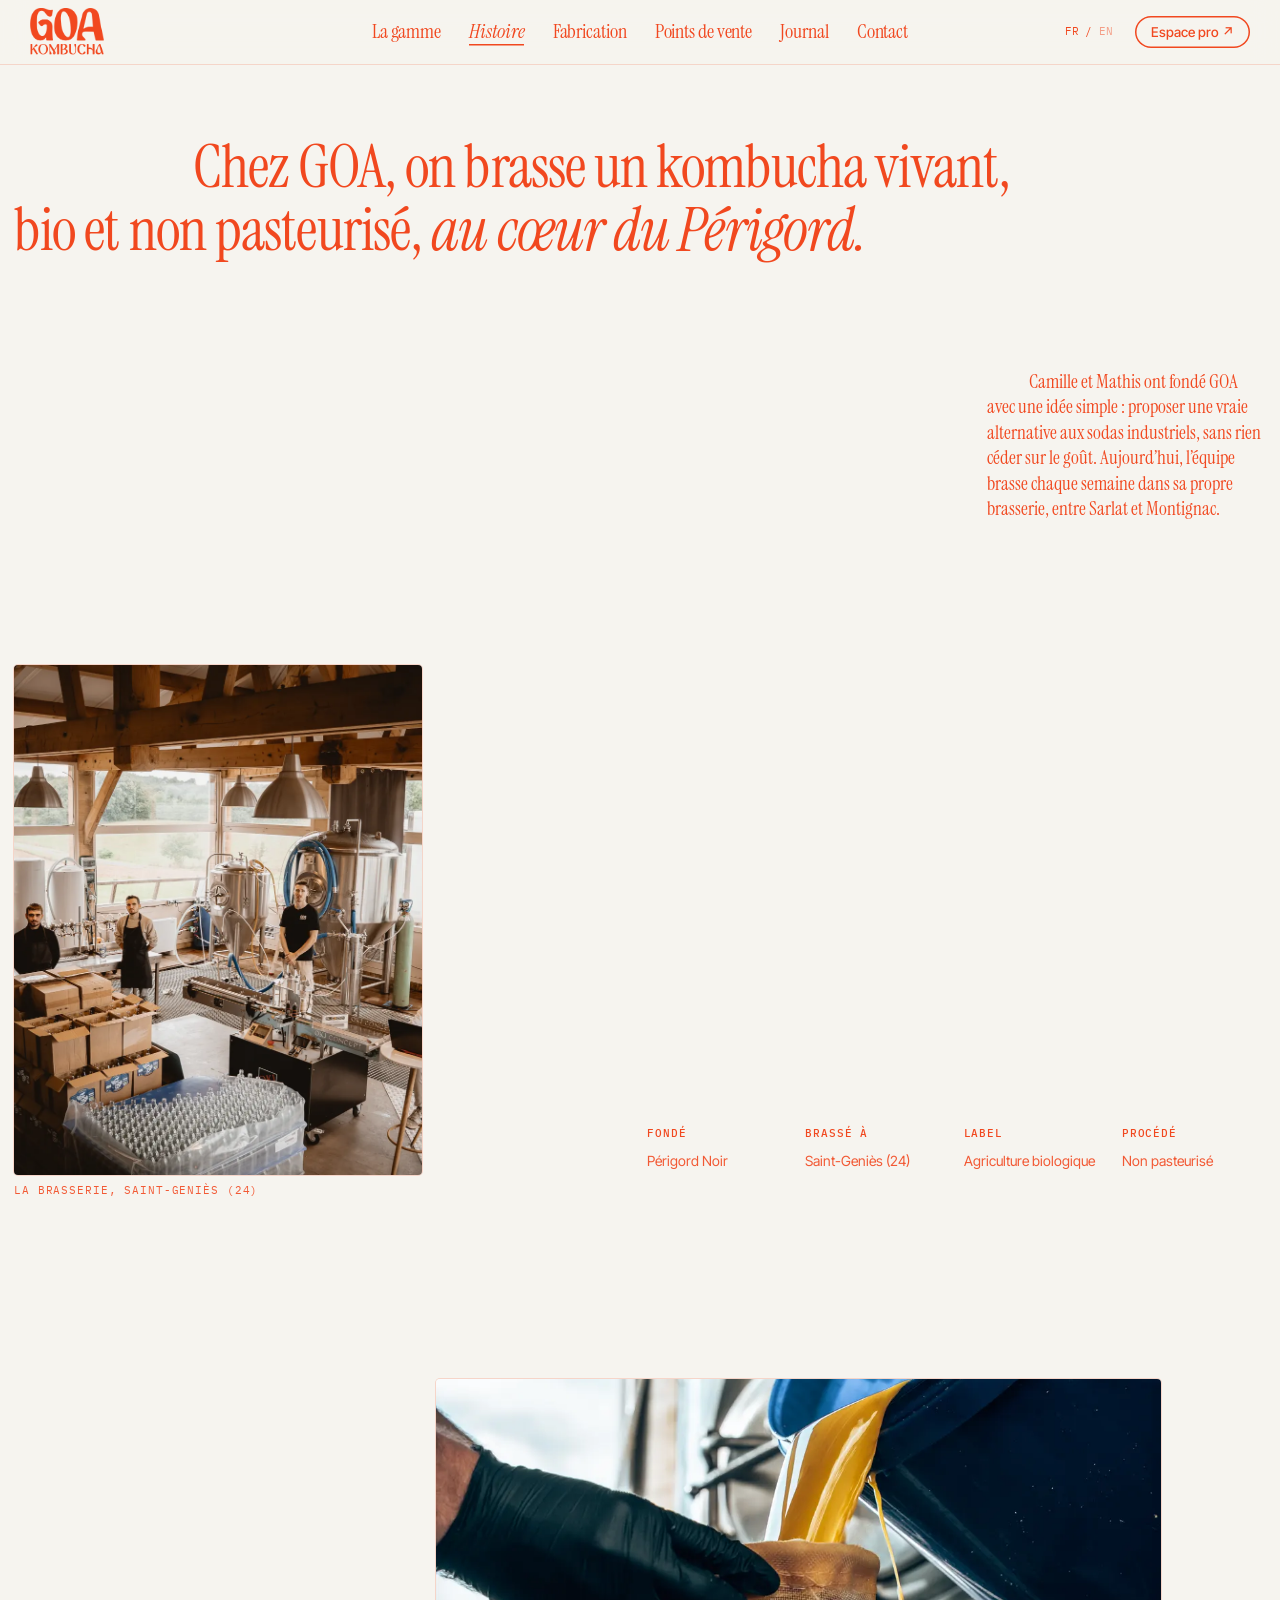
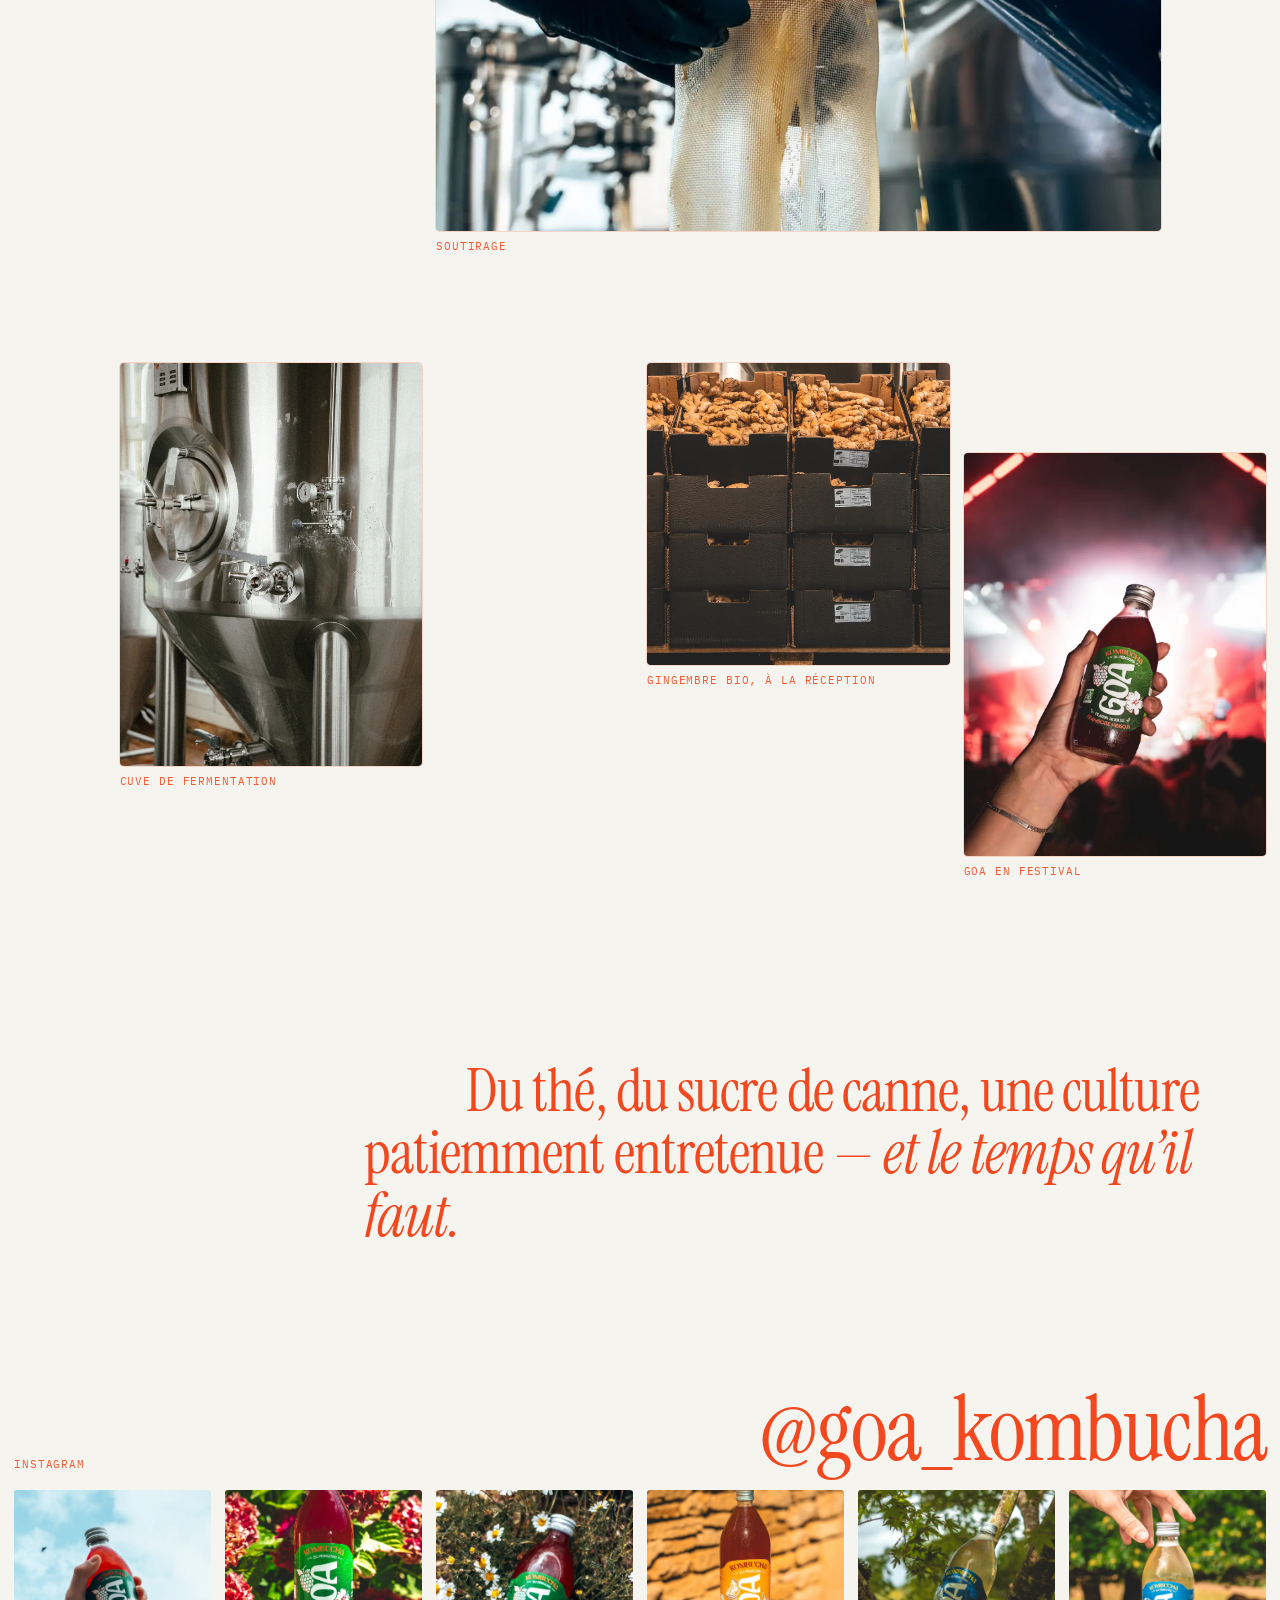
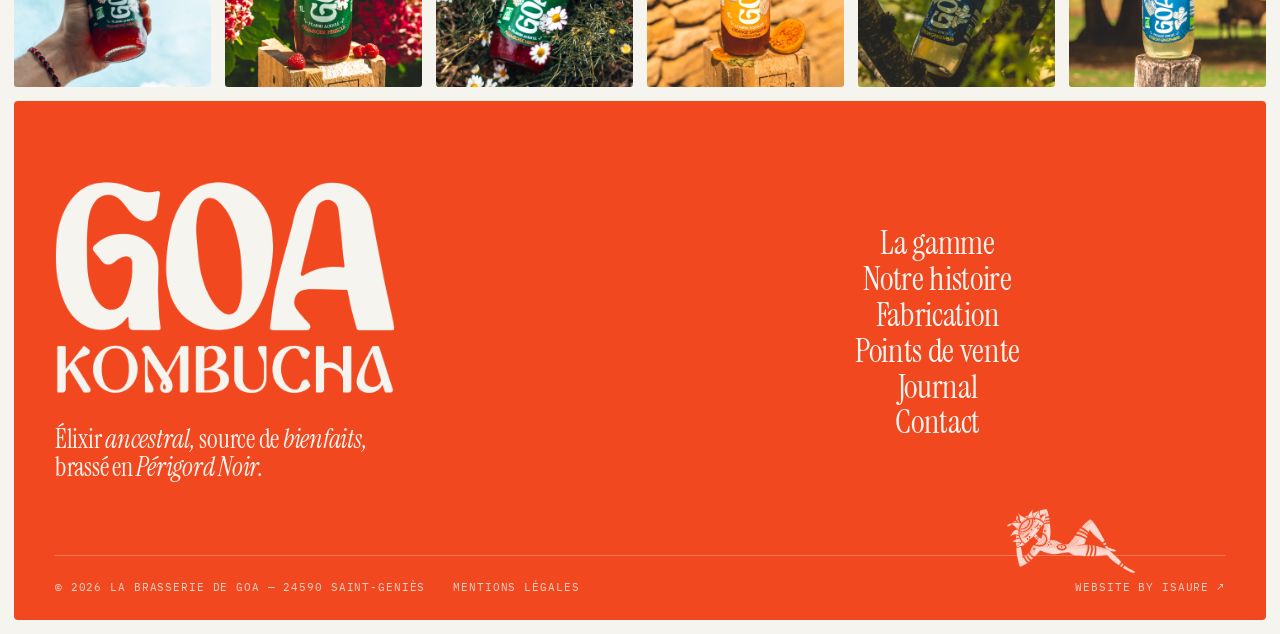
<file: maquette-v2/histoire.html>
<!doctype html>
<html lang="fr">
<head>
<meta charset="utf-8">
<meta name="viewport" content="width=device-width, initial-scale=1">
<title>Notre histoire — GOA Kombucha</title>
<meta name="description" content="GOA Kombucha — kombucha bio, vivant et non pasteurisé, brassé en Périgord Noir.">
<link rel="icon" type="image/png" href="img/logo/goa-rond-orange.png">
<link rel="preconnect" href="https://fonts.googleapis.com">
<link rel="preconnect" href="https://fonts.gstatic.com" crossorigin>
<link href="https://fonts.googleapis.com/css2?family=Instrument+Serif:ital@0;1&family=IBM+Plex+Mono:wght@400;500&family=Inter+Tight:wght@400;500;600&display=swap" rel="stylesheet">
<link rel="stylesheet" href="style.css?v=20261012230729">
</head>
<body>

<header class="hdr">
  <a href="index.html" class="hdr__logo" aria-label="GOA — accueil"><span class="wordmark"></span></a>
  <nav class="nav" aria-label="Navigation principale"><a class="tag br" href="index.html#gamme" data-en="Range">La gamme</a><a class="tag br" aria-current="page" href="histoire.html" data-en="Story">Histoire</a><a class="tag br" href="fabrication.html" data-en="Making">Fabrication</a><a class="tag br" href="points-de-vente.html" data-en="Where to buy">Points de vente</a><a class="tag br" href="journal.html" data-en="Journal">Journal</a><a class="tag br" href="contact.html" data-en="Contact">Contact</a></nav>
  <div class="hdr__right">
    <div class="lang tag"><button class="is-on" data-lang="fr">FR</button><span>/</span><button data-lang="en">EN</button></div>
    <a class="tag br hdr__pro" href="#" data-pro data-en="Pro area ↗">Espace pro ↗</a>
    <button class="burger" aria-expanded="false" aria-label="Menu"><i></i></button>
  </div>
</header>

<main id="top" class="histoire-page">

<!-- ============ Le grand texte ============ -->
<section class="hs-intro">
  <p class="hs-big serif" data-pop>Chez GOA, on brasse un kombucha vivant, bio et non pasteurisé, <em>au cœur du Périgord.</em></p>
  <p class="hs-small" data-pop>Camille et Mathis ont fondé GOA avec une idée simple&nbsp;: proposer une vraie alternative aux sodas industriels, sans rien céder sur le goût. Aujourd’hui, l’équipe brasse chaque semaine dans sa propre brasserie, entre Sarlat et Montignac.</p>
</section>

<!-- ============ Une image, quatre repères ============ -->
<section class="hs-row">
  <figure class="hs-fig hs-fig--a" data-pop><img src="img/photos/dsc04347-grand.webp" alt="La brasserie, Saint-Geniès (24)" loading="lazy"><figcaption class="tag tag--soft">La brasserie, Saint-Geniès (24)</figcaption></figure>
  <dl class="hs-facts" data-pop>
    <div><dt>Fondé</dt><dd>Périgord Noir</dd></div>
    <div><dt>Brassé à</dt><dd>Saint-Geniès (24)</dd></div>
    <div><dt>Label</dt><dd>Agriculture biologique</dd></div>
    <div><dt>Procédé</dt><dd>Non pasteurisé</dd></div>
  </dl>
</section>

<!-- ============ Quelques images, du vide autour ============ -->
<section class="hs-scatter">
  <figure class="hs-fig hs-s1" data-pop><img src="img/photos/dsc05916.webp" alt="Soutirage" loading="lazy"><figcaption class="tag tag--soft">Soutirage</figcaption></figure>
  <figure class="hs-fig hs-s2" data-pop><img src="img/photos/dsc05866.webp" alt="Cuve de fermentation" loading="lazy"><figcaption class="tag tag--soft">Cuve de fermentation</figcaption></figure>
  <figure class="hs-fig hs-s3" data-pop><img src="img/photos/dsc05877.webp" alt="Gingembre bio, à la réception" loading="lazy"><figcaption class="tag tag--soft">Gingembre bio, à la réception</figcaption></figure>
  <figure class="hs-fig hs-s4" data-pop><img src="img/photos/dsc03165-2.webp" alt="GOA en festival" loading="lazy"><figcaption class="tag tag--soft">GOA en festival</figcaption></figure>
</section>

<!-- ============ Le mot de la fin ============ -->
<section class="hs-end">
  <p class="hs-big serif" data-pop>Du thé, du sucre de canne, une culture patiemment entretenue — <em>et le temps qu’il faut.</em></p>
</section>

</main>

<!-- ============ INSTAGRAM ============ -->
<section class="insta">
  <div class="wrap">
    <div class="insta__head">
      <span class="tag tag--soft" data-pop>Instagram</span>
      <a class="insta__handle serif" href="#" data-pop>@goa_kombucha</a>
    </div>
    <div class="insta__grid"><a href="#" data-pop><img src="img/photos/dsc-0016-grand.webp" alt="" loading="lazy"></a><a href="#" data-pop><img src="img/photos/dsc01860.webp" alt="" loading="lazy"></a><a href="#" data-pop><img src="img/photos/dsc-0034-grand.webp" alt="" loading="lazy"></a><a href="#" data-pop><img src="img/photos/dsc02057.webp" alt="" loading="lazy"></a><a href="#" data-pop><img src="img/photos/img-4917-grand.webp" alt="" loading="lazy"></a><a href="#" data-pop><img src="img/photos/dsc-0027-grand.webp" alt="" loading="lazy"></a></div>
  </div>
</section>


<footer class="ft">
  <div class="ft__inner">
    <div class="ft__brand">
      <a href="index.html" class="ft__logo" aria-label="GOA — accueil"><span class="wordmark"></span></a>
      <p class="ft__phrase">Élixir <em>ancestral,</em> source de <em>bienfaits,</em> brassé en <em>Périgord&nbsp;Noir.</em></p>
    </div>
    <nav class="ft__nav" aria-label="Pied de page">
      <a href="index.html#gamme">La gamme</a><a href="histoire.html">Notre histoire</a><a href="fabrication.html">Fabrication</a>
      <a href="points-de-vente.html">Points de vente</a><a href="journal.html">Journal</a><a href="contact.html">Contact</a>
    </nav>
    <div class="ft__legal"><img class="ft__sleep" src="img/persos/dormir.webp" alt=""><span>© 2026 La Brasserie de GOA — 24590 Saint-Geniès</span><a href="#">Mentions légales</a><a href="https://isaure-lohest.com/" target="_blank" rel="noopener">Website by Isaure ↗</a></div>
  </div>
</footer>

<!-- ============ ESPACE PRO ============ -->
<div class="pro" aria-hidden="true" role="dialog" aria-modal="true" aria-label="Espace pro">
  <div class="drawer__scrim"></div>
  <div class="pro__box">
    <img class="pro__perso" src="img/persos/porter-verres.webp" alt="">
    <button class="drawer__close pro__close" aria-label="Fermer">✕</button>
    <span class="tag tag--soft">Espace pro</span>
    <h2 class="serif">Servir GOA, <em>c’est simple.</em></h2>
    <ul>
      <li><b>Épiceries &amp; magasins bio</b><span>dès 6 bouteilles</span></li>
      <li><b>Restaurants &amp; bars</b><span>dès 12 bouteilles</span></li>
      <li><b>Événements</b><span>sur devis</span></li>
    </ul>
    <a class="btn" href="#">Accéder à l’espace pro ↗</a>
  </div>
</div>

<script src="app.js?v=20261012230729"></script>
</body>
</html>
</file>
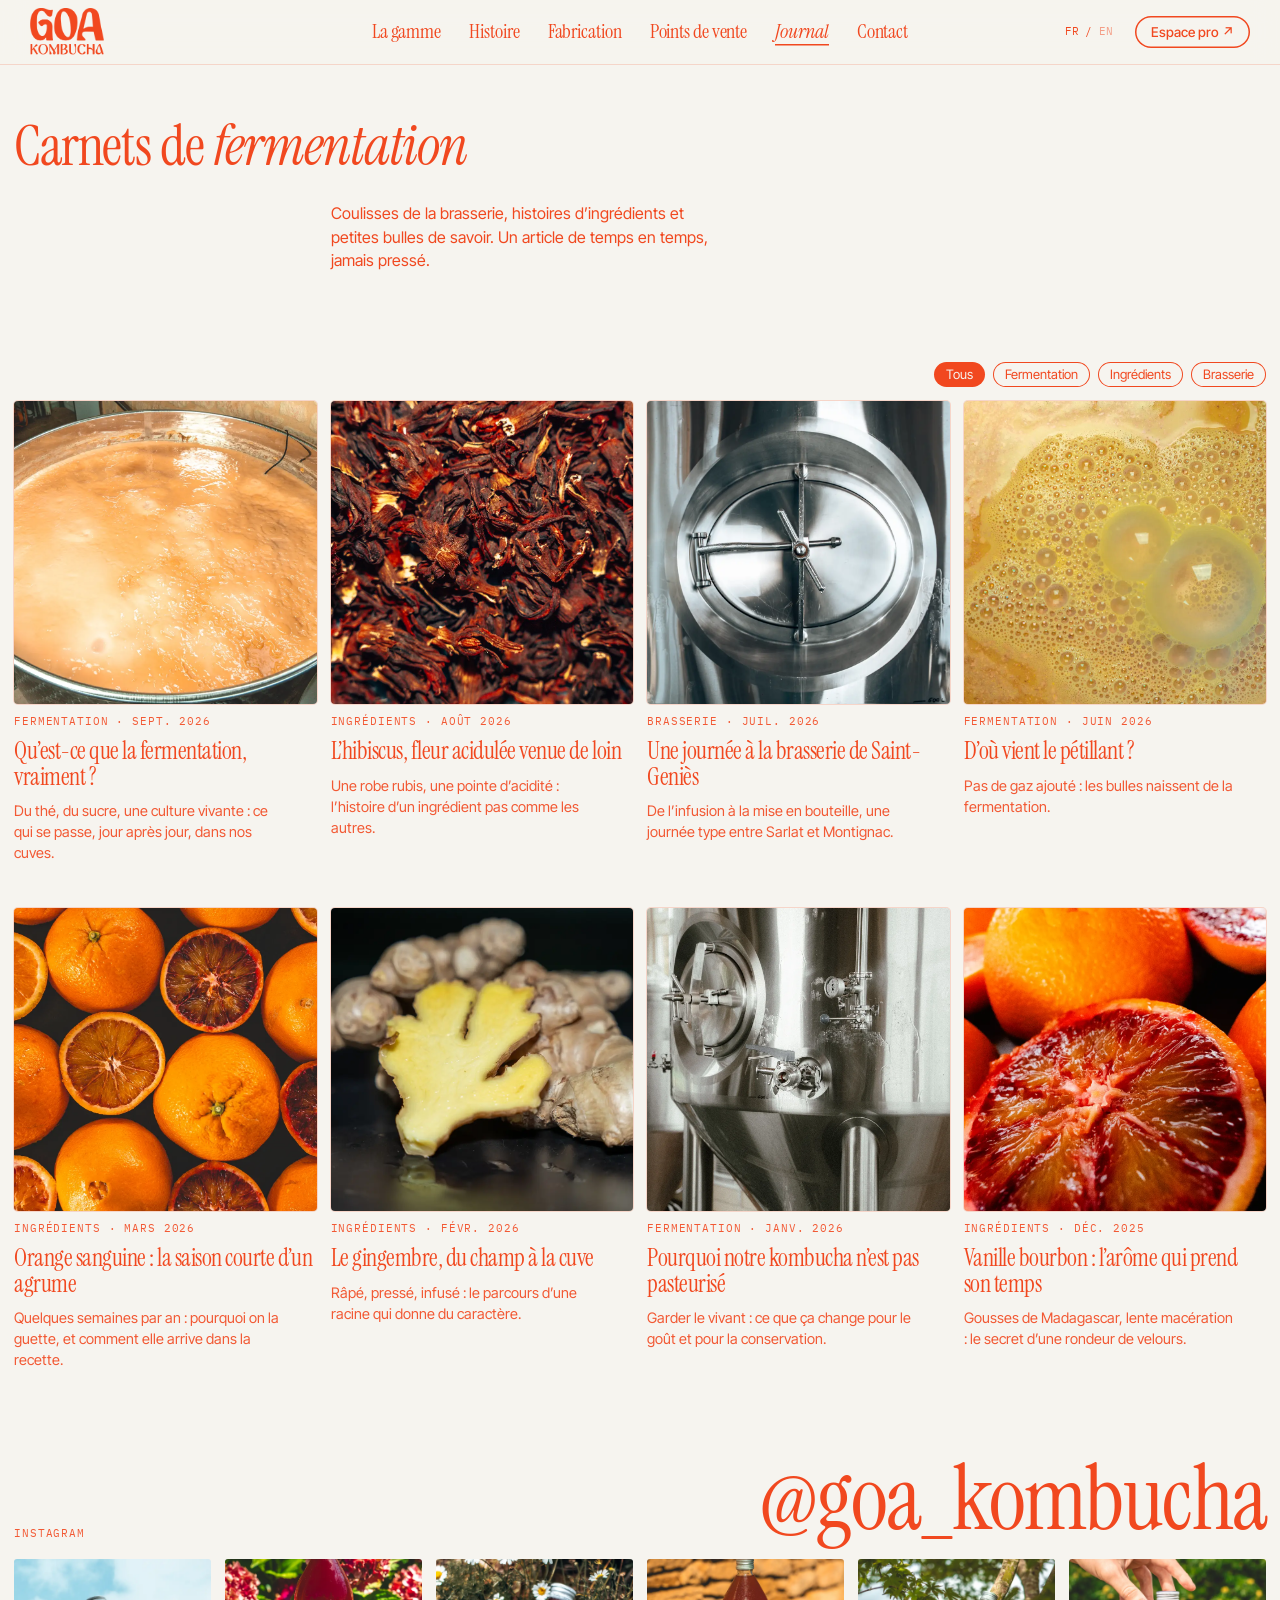
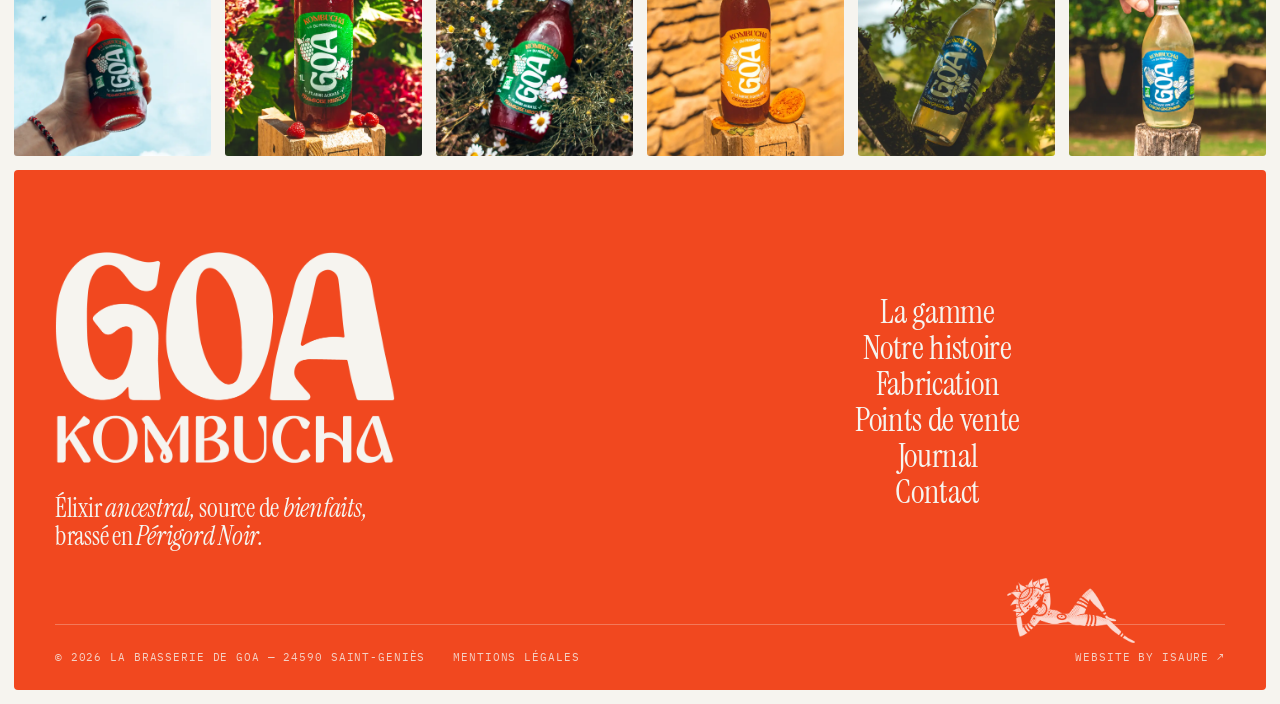
<file: maquette-v2/journal.html>
<!doctype html>
<html lang="fr">
<head>
<meta charset="utf-8">
<meta name="viewport" content="width=device-width, initial-scale=1">
<title>Journal — GOA Kombucha</title>
<meta name="description" content="GOA Kombucha — kombucha bio, vivant et non pasteurisé, brassé en Périgord Noir.">
<link rel="icon" type="image/png" href="img/logo/goa-rond-orange.png">
<link rel="preconnect" href="https://fonts.googleapis.com">
<link rel="preconnect" href="https://fonts.gstatic.com" crossorigin>
<link href="https://fonts.googleapis.com/css2?family=Instrument+Serif:ital@0;1&family=IBM+Plex+Mono:wght@400;500&family=Inter+Tight:wght@400;500;600&display=swap" rel="stylesheet">
<link rel="stylesheet" href="style.css?v=20261012230729">
</head>
<body>

<header class="hdr">
  <a href="index.html" class="hdr__logo" aria-label="GOA — accueil"><span class="wordmark"></span></a>
  <nav class="nav" aria-label="Navigation principale"><a class="tag br" href="index.html#gamme" data-en="Range">La gamme</a><a class="tag br" href="histoire.html" data-en="Story">Histoire</a><a class="tag br" href="fabrication.html" data-en="Making">Fabrication</a><a class="tag br" href="points-de-vente.html" data-en="Where to buy">Points de vente</a><a class="tag br" aria-current="page" href="journal.html" data-en="Journal">Journal</a><a class="tag br" href="contact.html" data-en="Contact">Contact</a></nav>
  <div class="hdr__right">
    <div class="lang tag"><button class="is-on" data-lang="fr">FR</button><span>/</span><button data-lang="en">EN</button></div>
    <a class="tag br hdr__pro" href="#" data-pro data-en="Pro area ↗">Espace pro ↗</a>
    <button class="burger" aria-expanded="false" aria-label="Menu"><i></i></button>
  </div>
</header>

<main id="top" class="journal-page">
<section class="jr">
  <header class="jr__head">
    <h1 class="serif" data-pop>Carnets de <em>fermentation</em></h1>
    <p class="jr__lead" data-pop>Coulisses de la brasserie, histoires d’ingrédients et petites bulles de savoir. Un article de temps en temps, jamais pressé.</p>
  </header>
  <div class="jr__bar">
    <div class="jr__filters" role="group" aria-label="Filtrer les articles">
      <button class="is-on" data-f="all">Tous</button><button data-f="fermentation">Fermentation</button><button data-f="ingredients">Ingrédients</button><button data-f="brasserie">Brasserie</button>
    </div>
  </div>
  <div class="jr__grid">
      <article class="jr-card" data-cat="fermentation" data-pop>
        <a class="jr-card__img" href="#"><img src="img/photos/dsc05893.webp" alt="" loading="lazy"></a>
        <p class="tag tag--soft">Fermentation · Sept. 2026</p>
        <h3 class="serif"><a href="#">Qu’est-ce que la fermentation, vraiment ?</a></h3>
        <p class="jr-card__ex">Du thé, du sucre, une culture vivante : ce qui se passe, jour après jour, dans nos cuves.</p>
      </article>
      <article class="jr-card" data-cat="ingredients" data-pop>
        <a class="jr-card__img" href="#"><img src="img/photos/dsc05749.webp" alt="" loading="lazy"></a>
        <p class="tag tag--soft">Ingrédients · Août 2026</p>
        <h3 class="serif"><a href="#">L’hibiscus, fleur acidulée venue de loin</a></h3>
        <p class="jr-card__ex">Une robe rubis, une pointe d’acidité : l’histoire d’un ingrédient pas comme les autres.</p>
      </article>
      <article class="jr-card" data-cat="brasserie" data-pop>
        <a class="jr-card__img" href="#"><img src="img/photos/dsc05861.webp" alt="" loading="lazy"></a>
        <p class="tag tag--soft">Brasserie · Juil. 2026</p>
        <h3 class="serif"><a href="#">Une journée à la brasserie de Saint-Geniès</a></h3>
        <p class="jr-card__ex">De l’infusion à la mise en bouteille, une journée type entre Sarlat et Montignac.</p>
      </article>
      <article class="jr-card" data-cat="fermentation" data-pop>
        <a class="jr-card__img" href="#"><img src="img/photos/dsc05936.webp" alt="" loading="lazy"></a>
        <p class="tag tag--soft">Fermentation · Juin 2026</p>
        <h3 class="serif"><a href="#">D’où vient le pétillant ?</a></h3>
        <p class="jr-card__ex">Pas de gaz ajouté : les bulles naissent de la fermentation.</p>
      </article>
      <article class="jr-card" data-cat="ingredients" data-pop>
        <a class="jr-card__img" href="#"><img src="img/photos/dsc05782.webp" alt="" loading="lazy"></a>
        <p class="tag tag--soft">Ingrédients · Mars 2026</p>
        <h3 class="serif"><a href="#">Orange sanguine : la saison courte d’un agrume</a></h3>
        <p class="jr-card__ex">Quelques semaines par an : pourquoi on la guette, et comment elle arrive dans la recette.</p>
      </article>
      <article class="jr-card" data-cat="ingredients" data-pop>
        <a class="jr-card__img" href="#"><img src="img/photos/dsc05829.webp" alt="" loading="lazy"></a>
        <p class="tag tag--soft">Ingrédients · Févr. 2026</p>
        <h3 class="serif"><a href="#">Le gingembre, du champ à la cuve</a></h3>
        <p class="jr-card__ex">Râpé, pressé, infusé : le parcours d’une racine qui donne du caractère.</p>
      </article>
      <article class="jr-card" data-cat="fermentation" data-pop>
        <a class="jr-card__img" href="#"><img src="img/photos/dsc05866.webp" alt="" loading="lazy"></a>
        <p class="tag tag--soft">Fermentation · Janv. 2026</p>
        <h3 class="serif"><a href="#">Pourquoi notre kombucha n’est pas pasteurisé</a></h3>
        <p class="jr-card__ex">Garder le vivant : ce que ça change pour le goût et pour la conservation.</p>
      </article>
      <article class="jr-card" data-cat="ingredients" data-pop>
        <a class="jr-card__img" href="#"><img src="img/photos/dsc05796.webp" alt="" loading="lazy"></a>
        <p class="tag tag--soft">Ingrédients · Déc. 2025</p>
        <h3 class="serif"><a href="#">Vanille bourbon : l’arôme qui prend son temps</a></h3>
        <p class="jr-card__ex">Gousses de Madagascar, lente macération : le secret d’une rondeur de velours.</p>
      </article>
  </div>
</section>
</main>

<!-- ============ INSTAGRAM ============ -->
<section class="insta">
  <div class="wrap">
    <div class="insta__head">
      <span class="tag tag--soft" data-pop>Instagram</span>
      <a class="insta__handle serif" href="#" data-pop>@goa_kombucha</a>
    </div>
    <div class="insta__grid"><a href="#" data-pop><img src="img/photos/dsc-0016-grand.webp" alt="" loading="lazy"></a><a href="#" data-pop><img src="img/photos/dsc01860.webp" alt="" loading="lazy"></a><a href="#" data-pop><img src="img/photos/dsc-0034-grand.webp" alt="" loading="lazy"></a><a href="#" data-pop><img src="img/photos/dsc02057.webp" alt="" loading="lazy"></a><a href="#" data-pop><img src="img/photos/img-4917-grand.webp" alt="" loading="lazy"></a><a href="#" data-pop><img src="img/photos/dsc-0027-grand.webp" alt="" loading="lazy"></a></div>
  </div>
</section>


<footer class="ft">
  <div class="ft__inner">
    <div class="ft__brand">
      <a href="index.html" class="ft__logo" aria-label="GOA — accueil"><span class="wordmark"></span></a>
      <p class="ft__phrase">Élixir <em>ancestral,</em> source de <em>bienfaits,</em> brassé en <em>Périgord&nbsp;Noir.</em></p>
    </div>
    <nav class="ft__nav" aria-label="Pied de page">
      <a href="index.html#gamme">La gamme</a><a href="histoire.html">Notre histoire</a><a href="fabrication.html">Fabrication</a>
      <a href="points-de-vente.html">Points de vente</a><a href="journal.html">Journal</a><a href="contact.html">Contact</a>
    </nav>
    <div class="ft__legal"><img class="ft__sleep" src="img/persos/dormir.webp" alt=""><span>© 2026 La Brasserie de GOA — 24590 Saint-Geniès</span><a href="#">Mentions légales</a><a href="https://isaure-lohest.com/" target="_blank" rel="noopener">Website by Isaure ↗</a></div>
  </div>
</footer>

<!-- ============ ESPACE PRO ============ -->
<div class="pro" aria-hidden="true" role="dialog" aria-modal="true" aria-label="Espace pro">
  <div class="drawer__scrim"></div>
  <div class="pro__box">
    <img class="pro__perso" src="img/persos/porter-verres.webp" alt="">
    <button class="drawer__close pro__close" aria-label="Fermer">✕</button>
    <span class="tag tag--soft">Espace pro</span>
    <h2 class="serif">Servir GOA, <em>c’est simple.</em></h2>
    <ul>
      <li><b>Épiceries &amp; magasins bio</b><span>dès 6 bouteilles</span></li>
      <li><b>Restaurants &amp; bars</b><span>dès 12 bouteilles</span></li>
      <li><b>Événements</b><span>sur devis</span></li>
    </ul>
    <a class="btn" href="#">Accéder à l’espace pro ↗</a>
  </div>
</div>

<script src="app.js?v=20261012230729"></script>
</body>
</html>
</file>
<file: maquette-v2/style.css>
@charset "utf-8";
/* =========================================================
   GOA — maquette V2 · « le grand salon »
   Beige chaud, terracotta, orange. Presque rien à l'écran,
   des petits textes, des filets, des personnages qui flânent.
   Les saveurs apportent la couleur ; le survol apporte le jeu.
   ========================================================= */

:root {
  --paper: #f6f4ef;                                /* crème presque blanc (réf. re_) */
  --paper-2: #ebe8e1;
  --card: #fbfaf6;
  --ink: #f1481f;                                  /* tout le texte et les filets en orange (réf. re_). Revenir au brun : #251b15 */
  --ink-2: color-mix(in srgb, var(--ink) 90%, var(--paper));
  --terra: #f1481f;                               /* l'orange de la marque : texte, filets, pastilles, pied de page */
  --orange: #f1481f;
  --line: color-mix(in srgb, var(--ink) 18%, transparent);
  --c: #b3262b;                                   /* couleur de la saveur courante */

  --f-display: 'Instrument Serif', 'Times New Roman', serif;
  --f-sans: 'Inter Tight', system-ui, sans-serif;
  --f-mono: 'IBM Plex Mono', ui-monospace, monospace;

  --frame: 14px;                                  /* le liseré terracotta qui encadre le hero et le pied */
  --hdr: 64px;
  --gut: clamp(20px, 3.4vw, 52px);
  --pop: cubic-bezier(.34, 1.56, .64, 1);         /* rebond : dépasse puis se pose */
  --ease: cubic-bezier(.22, 1, .36, 1);
  --ph: max(300px, calc((100vw - 28px) * .37));   /* largeur de la photo du hero */
  --void: clamp(90px, 15vh, 190px);               /* le vide, mesuré */
}

*, *::before, *::after { box-sizing: border-box; }
html { -webkit-text-size-adjust: 100%; scroll-behavior: smooth; scroll-padding-top: var(--hdr); overflow-x: clip; }
body { margin: 0; background: var(--paper); color: var(--ink); font: 400 16px/1.55 var(--f-sans); -webkit-font-smoothing: antialiased; overflow-x: clip; }
img { display: block; max-width: 100%; }
a { color: inherit; text-decoration: none; }
button { font: inherit; color: inherit; background: none; border: 0; padding: 0; cursor: pointer; }
h1, h2, h3, h4, p, ul, ol, dl, dd, figure { margin: 0; }
ul, ol { padding: 0; list-style: none; }
::selection { background: var(--terra); color: var(--paper); }
:focus-visible { outline: 2px solid var(--terra); outline-offset: 3px; }
.sr { position: absolute; width: 1px; height: 1px; overflow: hidden; clip: rect(0 0 0 0); white-space: nowrap; }

.wrap { padding-inline: calc(var(--frame) + var(--gut) * .5); }
.serif { font-family: var(--f-display); font-optical-sizing: auto; font-weight: 400; letter-spacing: -.02em; line-height: 1.02; }
.serif em { font-weight: 400; }
.tag { font-family: var(--f-mono); font-size: 11px; font-weight: 400; letter-spacing: .08em; text-transform: uppercase; line-height: 1.4; }
.tag--soft { color: var(--ink-2); }
.small { font-size: 14px; line-height: 1.55; color: var(--ink-2); }

/* [ crochets ] : le crochet s'écarte au survol */
.br { display: inline-flex; gap: .5em; align-items: baseline; white-space: nowrap; transition: gap .45s var(--pop), color .25s; }
.br::before { content: '['; } .br::after { content: ']'; }
.br:hover { gap: 1.1em; color: var(--terra); }

/* boutons : un pavé plein qui grossit et penche */
.btn { display: inline-flex; align-items: center; gap: 12px; padding: 15px 26px; border-radius: 99px; background: var(--terra); color: var(--paper); font-size: 14.5px; font-weight: 500; letter-spacing: .01em; transition: transform .5s var(--pop), background-color .3s; }
.btn:hover { transform: scale(1.07) rotate(-2deg); background: var(--orange); }
.btn:active { transform: scale(.97); }
.btn svg { width: 14px; height: 14px; transition: transform .5s var(--pop); }
.btn:hover svg { transform: translateX(4px) rotate(-12deg); }
.btn--line { background: transparent; color: var(--ink); box-shadow: inset 0 0 0 1.5px var(--ink); }
.btn--line:hover { background: var(--ink); color: var(--paper); }
.btn--paper { background: var(--paper); color: var(--terra); }
.btn--paper:hover { background: #fff; }

/* logo par masque : prend la couleur du texte */
.wordmark { display: block; background: currentColor; aspect-ratio: 1648 / 1063;
  -webkit-mask: url(img/logo/logo-blanc.png) center / contain no-repeat; mask: url(img/logo/logo-blanc.png) center / contain no-repeat; }

/* ---------- En-tête : classique, discret ---------- */
.hdr { position: fixed; inset: 0 0 auto; z-index: 60; height: var(--hdr); display: grid; grid-template-columns: 1fr auto 1fr; align-items: center; gap: 24px; padding-inline: calc(var(--frame) + 16px); color: var(--ink); transition: background-color .4s, color .4s, box-shadow .4s, padding .5s var(--ease); }
.hdr.is-solid { background: color-mix(in srgb, var(--paper) 94%, transparent); backdrop-filter: blur(12px); -webkit-backdrop-filter: blur(12px); box-shadow: 0 1px 0 var(--line); }
.hdr__logo { width: 74px; transition: transform .5s var(--pop); }
.hdr__logo:hover { transform: rotate(-5deg) scale(1.08); }
.nav { display: flex; gap: clamp(16px, 2.2vw, 34px); }
/* page active : un seul trait continu sous les crochets et le mot (le soulignement natif se coupait entre les trois morceaux) */
.nav a[aria-current="page"] { padding-bottom: 5px; background: linear-gradient(currentColor, currentColor) 0 100% / 100% 1.5px no-repeat; }
.hdr__right { display: flex; justify-content: flex-end; align-items: center; gap: 22px; }
.lang { display: flex; gap: 6px; } .lang button { opacity: .5; transition: opacity .2s; } .lang button.is-on { opacity: 1; }
.burger { display: none; width: 42px; height: 42px; border-radius: 50%; box-shadow: inset 0 0 0 1.5px currentColor; position: relative; transition: transform .5s var(--pop); }
.burger:hover { transform: scale(1.1) rotate(8deg); }
.burger i, .burger i::before { position: absolute; left: 13px; right: 13px; height: 1.5px; background: currentColor; transition: transform .35s var(--ease); }
.burger i { top: 20px; } .burger i::before { content: ''; left: 0; right: 0; top: -5px; }
.burger[aria-expanded="true"] i { transform: rotate(45deg); } .burger[aria-expanded="true"] i::before { transform: translateY(5px) rotate(-90deg); }
@media (max-width: 1000px) {
  .hdr { grid-template-columns: 1fr auto; }
  .burger { display: block; }
  .hdr__pro { display: none; }
  .nav { position: fixed; inset: var(--hdr) 0 auto 0; flex-direction: column; gap: 0; padding: 6px calc(var(--frame) + 16px) 26px; background: var(--paper); color: var(--ink); box-shadow: 0 1px 0 var(--line); transform: translateY(-10px); opacity: 0; visibility: hidden; transition: transform .4s var(--ease), opacity .3s, visibility .3s; }
  .nav.is-open { transform: none; opacity: 1; visibility: visible; }
  .nav a { font-family: var(--f-display); font-size: 30px; font-weight: 400; letter-spacing: -.01em; text-transform: none; padding: 12px 0; border-bottom: 1px solid var(--line); }
  .nav a::before, .nav a::after { display: none; }
  .nav a[aria-current="page"] { background: none; font-style: italic; }
}

/* ---------- Entrées : un petit rebond, une seule fois ---------- */
.js [data-pop] { opacity: 0; }
.js [data-pop].in { opacity: 1; animation: pop .95s var(--pop) backwards; animation-delay: var(--d, 0s); }
.js [data-pop="up"].in { animation-name: popUp; animation-timing-function: var(--ease); }
.js [data-pop="fade"].in { animation: fade 1s var(--ease) backwards; animation-delay: var(--d, 0s); }
@keyframes pop { from { opacity: 0; transform: scale(.84) translateY(20px); } to { opacity: 1; transform: none; } }
@keyframes popUp { from { opacity: 0; transform: translateY(44px); } to { opacity: 1; transform: none; } }
@keyframes fade { from { opacity: 0; } to { opacity: 1; } }

/* ---------- Personnages ---------- */
.perso { display: block; }
.perso img, .stopmo img { transition: transform .55s var(--pop); }
.perso:hover img, .stopmo:hover img { transform: rotate(-6deg) scale(1.07); }
.float { animation: float 7s ease-in-out infinite; }
@keyframes float { 50% { transform: translateY(-10px) rotate(1.5deg); } }
.stopmo { display: grid; }
.stopmo img { grid-area: 1 / 1; width: 100%; height: auto; opacity: 0; }
.stopmo img.on { opacity: 1; }
.hop { animation: hop .75s var(--pop); }
@keyframes hop { 0% { transform: none; } 30% { transform: translateY(-30px) scaleY(1.06) scaleX(.96); } 58% { transform: translateY(0) scaleY(.9) scaleX(1.08); } 100% { transform: none; } }
[data-hop] { cursor: pointer; }

/* =========================================================
   ACCUEIL
   ========================================================= */
.hero { height: 100svh; min-height: 660px; background: var(--paper); padding: 14px; }   /* la photo est à 14 px de tous les bords */
.hero__card { position: relative; height: 100%; display: grid; grid-template-columns: var(--ph) 1fr; gap: 14px; }
.hero__panel { position: relative; border-radius: 3px; overflow: hidden; background: var(--paper-2); }
.hero__panel img { position: absolute; inset: 0; width: 100%; height: 100%; object-fit: cover; transition: transform 1.2s var(--ease); }
.hero__panel:hover img { transform: scale(1.04); }
.hero__main { position: relative; display: grid; grid-template-rows: 1fr auto; padding: calc(var(--hdr) - 6px) 0 0 12px; min-width: 0; }
.hero__top { display: flex; justify-content: space-between; gap: 16px; }
.hero__cols { align-self: center; display: grid; grid-template-columns: repeat(12, 1fr); column-gap: 16px; row-gap: 32px; }
.hcol:nth-child(1) { grid-column: 1 / 6; }
.hcol:nth-child(1) p { font-family: var(--f-display); font-size: clamp(26px, 2.6vw, 42px); line-height: 1.12; letter-spacing: -.01em; color: var(--ink); max-width: 17em; }
.hcol:nth-child(2) { grid-column: 10 / 13; }
.hcol h2 { font-family: var(--f-mono); font-size: 11px; font-weight: 500; letter-spacing: .08em; text-transform: uppercase; margin-bottom: 8px; }
.hcol p, .hcol li { font-size: 14px; line-height: 1.5; color: var(--ink-2); }
.hcol li button { text-align: left; transition: color .2s, padding .45s var(--pop); }
.hcol li button:hover, .hcol li button.is-on { color: var(--terra); padding-left: 10px; }
/* saveurs du hero : cliquables, elles mènent à la gamme avec la saveur choisie ; la ligne glisse au survol */
.hcol li a { display: inline-block; transition: color .3s, transform .45s var(--pop); }
.hcol li a:hover, .hcol li a:focus-visible { color: var(--terra); transform: translateX(10px); }
.hero__bottom { display: flex; justify-content: space-between; align-items: end; gap: 24px; flex-wrap: wrap; }
.hero__title { font-size: clamp(26px, 2.6vw, 42px); max-width: 17em; }
.hero__title em { font-style: italic; color: var(--terra); }
.hero__dancer { position: absolute; left: 44%; top: 17%; width: clamp(70px, 7vw, 120px); }
.hero__sun { position: absolute; right: 6%; top: 11%; width: clamp(30px, 3vw, 46px); animation: spin 70s linear infinite; opacity: .8; }
@keyframes spin { to { transform: rotate(360deg); } }
@media (max-width: 1100px) { .hcol:nth-child(n) { grid-column: span 6; } }
@media (max-width: 860px) {
  .hero { height: auto; min-height: 100svh; }
  .hero__card { grid-template-columns: 1fr; height: auto; }
  .hero__panel { height: 44svh; }
  .hero__main { gap: 30px; padding: 14px 8px 10px; }
  .hero__sun { display: none; }
}

/* la gamme : la scène (nom, cadres, cartes) + toute la gamme en rangée (réf. Bouquet) */
.gamme { padding-block: var(--void) 0; }
.stage { display: grid; grid-template-rows: auto 1fr auto; min-height: min(86svh, 820px); padding-bottom: 12px; }
.stage__top { display: flex; justify-content: space-between; align-items: flex-start; gap: 20px; }
.stage__title { font-size: clamp(46px, 4.6vw, 78px); line-height: .96; margin-top: 0; animation: popUp .5s var(--ease) backwards; }
.stage__title span, .stage__title em { display: block; }
.stage__title em { font-style: italic; }
/* les deux mots du titre, la pastille active et l'illustration prennent la couleur de l'étiquette de la saveur (--c, posée par app.js) */
.stage__title, .stage__title em { color: var(--c); transition: color .4s; }
.stage__mid { position: relative; display: grid; place-items: center; padding-block: clamp(10px, 2vh, 24px); }
.stage__bottle { height: clamp(300px, 56vh, 560px); width: auto; max-width: 100%; object-fit: contain; mix-blend-mode: multiply; animation: pop .6s var(--pop) backwards; transition: transform .3s ease-out; }
.stage__bottle.label { height: auto; width: min(52vw, 560px); mix-blend-mode: normal; border-radius: 4px; transform: rotate(-5deg); }
.stage__bottle:hover { transform: scale(1.06) rotate(-3deg); }
.stage__bottle.label:hover { transform: scale(1.05) rotate(-2deg); }
.stage__arrow { position: absolute; top: 50%; width: 26px; margin-top: -26px; color: var(--ink); transition: transform .3s ease-out, opacity .2s; }
.stage__arrow::before { content: ''; position: absolute; inset: -14px -18px; }   /* zone cliquable élargie : plus de bord où le curseur hésite */
.stage__arrow svg { display: block; width: 100%; height: auto; overflow: visible; transition: transform .3s ease-out; }
.stage__arrow--l { left: clamp(0px, 4vw, 70px); } .stage__arrow--r { right: clamp(0px, 4vw, 70px); }
.stage__arrow--l:hover svg { transform: translateX(-6px); } .stage__arrow--r:hover svg { transform: translateX(6px); }
.stage__bottom { display: grid; grid-template-columns: repeat(12, 1fr); column-gap: 20px; align-items: end; }
.pills { grid-column: 1 / 5; display: grid; justify-items: start; gap: 6px; }
.pill { display: inline-block; padding: 3px 12px; border-radius: 99px; box-shadow: inset 0 0 0 1px var(--terra); color: var(--terra); font-size: 13px; line-height: 1.5; transition: transform .35s var(--pop), background-color .2s, color .2s; }
.pill--fill { background: var(--terra); color: var(--paper); box-shadow: none; margin-top: 4px; }
.pill--fill:hover { transform: scale(1.06) rotate(-2deg); }
.stage__desc { grid-column: 6 / 11; font-size: 14.5px; color: var(--ink-2); max-width: 44ch; }
.stage__btn { grid-column: 10 / 13; justify-self: end; }
@media (max-width: 900px) {
  .stage__bottom { grid-template-columns: 1fr; row-gap: 16px; }
  .pills, .stage__desc, .stage__btn { grid-column: 1; justify-self: start; text-align: left; }
  .stage__arrow { top: auto; bottom: 0; margin-top: 0; }
}
.pickrow__title { text-align: center; font-size: clamp(22px, 2.2vw, 32px); margin: clamp(28px, 5vw, 64px) 0 18px; padding-top: clamp(20px, 3vw, 36px); border-top: 1px solid var(--line); }
.pickrow { display: grid; grid-template-columns: repeat(7, 1fr); gap: clamp(6px, .8vw, 12px); }
.pick { display: grid; gap: 6px; text-align: center; transition: transform .4s var(--pop); }
.pick:hover, .pick.is-on { transform: translateY(-5px); }
.pick__tile { display: grid; place-items: end center; aspect-ratio: 4 / 5; border-radius: 6px; background: #fbfaf6; overflow: hidden; padding-top: 8%; box-shadow: 0 0 0 1px var(--line); transition: box-shadow .25s; }
.pick__tile img { height: 100%; width: auto; max-width: 92%; object-fit: contain; mix-blend-mode: multiply; transition: transform .3s ease-out; }
.pick__tile img.label { height: auto; width: 88%; align-self: center; mix-blend-mode: normal; border-radius: 3px; transform: rotate(-6deg); }
.pick:hover .pick__tile img:not(.label), .pick.is-on .pick__tile img:not(.label) { transform: scale(1.08) rotate(-3deg); }
.pick__name { padding: 9px 4px; border-radius: 6px; background: #fbfaf6; font-size: 13.5px; line-height: 1.2; box-shadow: 0 0 0 1px var(--line); transition: background-color .25s, color .25s; }
.pick.is-on .pick__tile { box-shadow: 0 0 0 2px var(--ink); }
.pick.is-on .pick__name { background: var(--ink); color: var(--paper); }
@media (max-width: 1000px) {
  .pickrow { display: flex; overflow-x: auto; scroll-snap-type: x mandatory; padding-bottom: 10px; }
  .pick { flex: 0 0 34%; scroll-snap-align: start; }
}
@media (max-width: 640px) { .pick { flex-basis: 44%; } }

/* histoire : une photo, un texte, du vide */
.story { padding-block: var(--void); display: grid; grid-template-columns: repeat(12, 1fr); column-gap: 20px; align-items: end; }
.story__photo { grid-column: 1 / 5; }
.story__photo img { width: 100%; aspect-ratio: 3 / 4; object-fit: cover; border-radius: 3px; transition: transform .9s var(--pop); }
.story__photo:hover img { transform: rotate(-1.2deg) scale(1.02); }
.story__photo figcaption { margin-top: 10px; }
.story__perso { grid-column: 6 / 8; align-self: start; width: clamp(90px, 9vw, 140px); }
.story__text { grid-column: 9 / 13; padding-bottom: 38px; }
.story__text h2 { font-size: clamp(30px, 3.2vw, 52px); margin: 14px 0 22px; }
.story__text .btn { margin-top: 26px; }
@media (max-width: 860px) { .story__photo, .story__perso, .story__text { grid-column: 1 / -1; } .story__perso { margin-block: 20px; } .story__text { padding-top: 24px; } }

/* l'affiche orange : le personnage parle dans une vraie bulle, au contour légèrement irrégulier, de la taille du texte */
.poster { position: relative; margin: 0 var(--frame) var(--void); min-height: clamp(420px, 58svh, 600px); border-radius: 6px; background: var(--orange); color: var(--paper); display: grid; place-items: center; padding: 26px; overflow: hidden; }
.poster .tag { position: absolute; }
.poster .tl { left: 26px; top: 24px; }
.poster__scene { display: grid; grid-template-columns: clamp(130px, 14vw, 210px) auto; column-gap: clamp(18px, 2.4vw, 36px); align-items: end; min-height: clamp(260px, 26vw, 360px); cursor: pointer; }
.poster__perso { width: 100%; filter: invert(1) brightness(1.1); }
.poster__perso:hover img { transform: none; }
.poster__bubble { position: relative; isolation: isolate; align-self: end; justify-self: start; margin-bottom: clamp(70px, 9vw, 130px); width: fit-content; max-width: min(30em, 52vw); padding: clamp(18px, 2vw, 30px) clamp(22px, 2.4vw, 36px); color: var(--ink); }
.poster__bubble::before { content: ''; position: absolute; inset: 0; z-index: -1; background: var(--paper); border-radius: 30px; filter: url(#rough); }
.poster__bubble::after { content: ''; position: absolute; z-index: -1; left: -20px; bottom: 14px; width: 34px; height: 30px; background: var(--paper); clip-path: polygon(100% 0, 100% 100%, 0 70%); filter: url(#rough); }
.poster__text { font-family: var(--f-display); font-size: clamp(22px, 2.2vw, 34px); line-height: 1.16; letter-spacing: -.005em; }
.poster__text .rest { color: transparent; }   /* le reste du texte réserve déjà la place : la bulle ne bouge pas pendant l'écriture */
.poster__next { position: absolute; right: 6px; bottom: -24px; font-size: 13px; color: var(--paper); opacity: 0; }
.poster__bubble.is-done .poster__next { opacity: 1; animation: blink 1s steps(2) infinite; }
@keyframes blink { 50% { opacity: 0; } }
@media (max-width: 700px) { .poster__scene { grid-template-columns: 1fr; justify-items: start; } .poster__perso { width: 110px; } .poster__bubble { max-width: 100%; margin-bottom: 0; } .poster__bubble::after { left: 24px; bottom: auto; top: -22px; transform: rotate(90deg); } }

/* ce qu'on met dans la bouteille : quatre petites colonnes */
.vals { padding-block: var(--void); }
.vals__title { font-size: clamp(34px, 4.4vw, 70px); margin-bottom: var(--void); max-width: 12em; }
.vals__title em { font-style: italic; }
.vals__grid { display: grid; grid-template-columns: repeat(4, 1fr); border-top: 1px solid var(--ink); }
.val { padding: 18px 22px 0 0; border-right: 0; transition: transform .55s var(--pop); }
.val + .val { padding-left: 22px; border-left: 1px solid var(--line); }
.val:hover { transform: translateY(-6px); }
.val__perso { width: 74px; height: 94px; margin: clamp(30px, 6vw, 80px) 0 20px; }
.val__perso img { width: 100%; height: 100%; object-fit: contain; object-position: left bottom; }
.val h3 { font-size: clamp(26px, 2.4vw, 38px); margin-bottom: 8px; }
.val p { max-width: 26ch; }
@media (max-width: 860px) { .vals__grid { grid-template-columns: repeat(2, 1fr); row-gap: 40px; } .val:nth-child(3) { border-left: 0; padding-left: 0; } .val:nth-child(1), .val:nth-child(2) { padding-bottom: 0; } }

/* ---------- Pied de page : un bloc terracotta qui flotte sur le beige ---------- */
.ft { --line: color-mix(in srgb, var(--paper) 36%, transparent); margin: 14px; background: var(--terra); color: var(--paper); border-radius: 4px; padding: clamp(60px, 9vh, 110px) clamp(22px, 3.2vw, 48px) clamp(16px, 2vw, 24px); }
.ft__inner { position: relative; display: grid; grid-template-columns: repeat(12, 1fr); column-gap: 20px; row-gap: clamp(48px, 8vh, 90px); }
.ft__brand { grid-column: 1 / 6; width: min(100%, 340px); }
.ft__logo { display: block; width: 100%; }
.ft__logo .wordmark { width: 100%; }
.ft__phrase { margin-top: 24px; font-family: var(--f-display); font-weight: 400; font-size: clamp(22px, 2vw, 30px); letter-spacing: -.01em; line-height: 1.12; }
.ft__phrase em { font-style: italic; }

.ft__legal { grid-column: 1 / -1; display: flex; flex-wrap: wrap; justify-content: space-between; gap: 8px 28px; padding-top: 16px; border-top: 1px solid var(--line); font-family: var(--f-mono); font-size: 11px; font-weight: 400; letter-spacing: .08em; text-transform: uppercase; opacity: .8; }
.ft__legal span + a { margin-right: auto; }   /* mentions légales juste après le ©, les crédits restent à droite */
@media (max-width: 860px) { .ft__brand { grid-column: 1 / -1; }  }

/* ---------- Fiche saveur (tiroir) ---------- */
.drawer { position: fixed; inset: 0; z-index: 80; visibility: hidden; }
.drawer.is-open { visibility: visible; }
.drawer__scrim { position: absolute; inset: 0; background: color-mix(in srgb, var(--ink) 50%, transparent); opacity: 0; transition: opacity .4s; }
.drawer.is-open .drawer__scrim { opacity: 1; }
.drawer__box { position: absolute; top: var(--frame); right: var(--frame); bottom: var(--frame); width: min(560px, calc(100% - var(--frame) * 2)); background: var(--paper); border-radius: 6px; overflow: auto; transform: translateX(110%); transition: transform .65s var(--ease); display: flex; flex-direction: column; }
.drawer.is-open .drawer__box { transform: none; }
.drawer__media { position: relative; flex: none; height: clamp(250px, 42vh, 400px); margin: 10px; border-radius: 3px; background: #fbfaf6; display: flex; align-items: flex-end; justify-content: center; gap: 4%; padding: 28px 20px 0; overflow: hidden; }
.drawer__media img { height: 100%; width: auto; max-width: 46%; object-fit: contain; mix-blend-mode: multiply; animation: pop .8s var(--pop) backwards; }
.drawer__media img:nth-child(2) { height: 78%; animation-delay: .08s; }
.drawer__media img.label { height: auto; width: 82%; max-width: none; align-self: center; mix-blend-mode: normal; border-radius: 4px; transform: rotate(-5deg); }
.drawer__media .tag { position: absolute; left: 14px; top: 12px; }
.drawer__info { padding: 14px 22px 26px; }
.drawer__title { font-size: clamp(36px, 4vw, 54px); margin: 6px 0 12px; }
.drawer__title em { font-style: italic; }
.drawer__table { margin-top: 22px; border-top: 1px solid var(--line); }
.drawer__table div { display: flex; justify-content: space-between; gap: 16px; padding: 10px 0; border-bottom: 1px solid var(--line); font-size: 14.5px; }
.drawer__table dt { color: var(--ink-2); } .drawer__table dd { font-weight: 500; text-align: right; }
.acc details { border-bottom: 1px solid var(--line); }
.acc summary { list-style: none; cursor: pointer; padding: 13px 0; display: flex; justify-content: space-between; font-weight: 500; }
.acc summary::-webkit-details-marker { display: none; }
.acc summary::after { content: '+'; font-size: 22px; line-height: 1; transition: transform .4s var(--pop); }
.acc details[open] summary::after { transform: rotate(45deg); }
.acc p { padding-bottom: 14px; color: var(--ink-2); font-size: 14.5px; }
.drawer__cta { display: flex; flex-wrap: wrap; align-items: center; gap: 14px 24px; margin-top: 24px; }
.drawer__nav { display: flex; justify-content: space-between; margin-top: 26px; padding-top: 16px; border-top: 1px solid var(--line); }
.drawer__close { position: absolute; top: 18px; right: 18px; z-index: 3; width: 40px; height: 40px; border-radius: 50%; background: var(--paper); font-size: 15px; transition: transform .45s var(--pop); }
.drawer__close:hover { transform: rotate(90deg) scale(1.1); }

/* Espace pro (fenêtre) */
.pro { position: fixed; inset: 0; z-index: 85; display: grid; place-items: center; padding: 20px; visibility: hidden; }
.pro.is-open { visibility: visible; }
.pro .drawer__scrim { opacity: 0; } .pro.is-open .drawer__scrim { opacity: 1; }
.pro__box { position: relative; width: min(520px, 100%); background: var(--paper); border-radius: 6px; padding: clamp(24px, 4vw, 44px); transform: translateY(40px) scale(.94); opacity: 0; transition: transform .6s var(--pop), opacity .3s; }
.pro.is-open .pro__box { transform: none; opacity: 1; }
.pro__box h2 { font-size: clamp(30px, 4vw, 44px); margin: 12px 0 22px; }
.pro__box h2 em { font-style: italic; }
.pro__box li { display: flex; justify-content: space-between; gap: 16px; padding: 13px 0; border-top: 1px solid var(--line); }
.pro__box li span { color: var(--ink-2); font-size: 14px; text-align: right; }
.pro__box .btn { margin-top: 24px; }
.pro__perso { position: absolute; width: 96px; right: 22px; top: -42px; }

/* =========================================================
   PAGES INTÉRIEURES
   ========================================================= */
main { padding-top: var(--hdr); }
.home main { padding-top: 0; }
.head { padding-block: var(--void) calc(var(--void) * .7); display: grid; grid-template-columns: repeat(12, 1fr); column-gap: 20px; align-items: end; }
.head > .tag:first-child { grid-column: 1 / 3; align-self: start; }
.head__title { grid-column: 3 / 11; font-size: clamp(46px, 7.4vw, 124px); }
.head__title em { font-style: italic; }
.head__perso { grid-column: 11 / 13; justify-self: end; width: clamp(80px, 9vw, 150px); }
.head__lead { grid-column: 3 / 8; margin-top: 30px; font-size: 17px; color: var(--ink-2); }
@media (max-width: 860px) { .head > .tag:first-child, .head__title, .head__lead { grid-column: 1 / -1; } .head > .tag:first-child { margin-bottom: 22px; } .head__perso { display: none; } }

.statement { font-size: clamp(26px, 3.3vw, 52px); max-width: 20em; line-height: 1.12; }
.statement em { font-style: italic; color: var(--terra); }

.facts { display: grid; grid-template-columns: repeat(4, 1fr); border-top: 1px solid var(--ink); }
.fact { padding: 14px 20px 0 0; } .fact + .fact { padding-left: 20px; border-left: 1px solid var(--line); }
.fact b { display: block; font-family: var(--f-display); font-weight: 400; font-size: clamp(20px, 1.9vw, 28px); line-height: 1.15; margin-top: 8px; }
@media (max-width: 760px) { .facts { grid-template-columns: repeat(2, 1fr); row-gap: 24px; } .fact:nth-child(3) { padding-left: 0; border-left: 0; } }

.duo { display: grid; grid-template-columns: repeat(12, 1fr); column-gap: 20px; align-items: end; padding-block: var(--void); }
.duo__photo { grid-column: 1 / 6; } .duo__photo img { width: 100%; aspect-ratio: 4 / 5; object-fit: cover; border-radius: 3px; transition: transform .9s var(--pop); } .duo__photo:hover img { transform: rotate(-1deg) scale(1.02); }
.duo__text { grid-column: 8 / 13; padding-bottom: 8px; }
.duo__text p + p { margin-top: 1em; }
@media (max-width: 860px) { .duo__photo, .duo__text { grid-column: 1 / -1; } .duo__text { padding-top: 28px; } }

.gallery { display: grid; grid-template-columns: repeat(12, 1fr); column-gap: 20px; row-gap: clamp(36px, 7vw, 110px); padding-bottom: var(--void); }
.gallery figure { overflow: visible; }
.gallery img { width: 100%; object-fit: cover; border-radius: 3px; transition: transform .8s var(--pop); }
.gallery figure:hover img { transform: scale(1.03) rotate(-.8deg); }
.gallery figcaption { margin-top: 9px; }
.g1 { grid-column: 1 / 5; } .g1 img { aspect-ratio: 3 / 4; }
.g2 { grid-column: 7 / 12; } .g2 img { aspect-ratio: 16 / 10; }
.g3 { grid-column: 2 / 7; } .g3 img { aspect-ratio: 16 / 10; }
.g4 { grid-column: 9 / 12; } .g4 img { aspect-ratio: 3 / 4; }
.g5 { grid-column: 1 / 4; } .g5 img { aspect-ratio: 1; }
.g6 { grid-column: 5 / 9; } .g6 img { aspect-ratio: 4 / 5; }
.g7 { grid-column: 10 / 13; } .g7 img { aspect-ratio: 1; }
.g8 { grid-column: 3 / 9; } .g8 img { aspect-ratio: 16 / 9; }
@media (max-width: 760px) { .gallery figure { grid-column: 1 / -1 !important; } .g2, .g4, .g6 { grid-column: 3 / -1 !important; } }

.labels { display: grid; grid-template-columns: repeat(7, 1fr); border-block: 1px solid var(--line); }
.label { padding: 26px 12px; display: grid; place-items: center; border-left: 1px solid var(--line); transition: background-color .4s; }
.label:first-child { border-left: 0; }
.label:hover { background: color-mix(in srgb, var(--c) 40%, var(--paper)); }
.label img { width: 100%; max-width: 180px; border-radius: 3px; transform: rotate(var(--r)); transition: transform .6s var(--pop); box-shadow: 0 10px 20px -14px rgba(0,0,0,.5); }
.label:hover img { transform: rotate(0) scale(1.14); }
@media (max-width: 860px) { .labels { grid-template-columns: repeat(2, 1fr); } .label { border-top: 1px solid var(--line); } }

/* fabrication : cinq lignes */
.steps { border-top: 1px solid var(--ink); }
.step { position: relative; display: grid; grid-template-columns: repeat(12, 1fr); column-gap: 20px; align-items: center; padding-block: clamp(22px, 3.4vw, 46px); border-bottom: 1px solid var(--line); transition: background-color .5s var(--ease), padding .5s var(--pop); }
.step:hover { background: color-mix(in srgb, var(--c) 34%, var(--paper)); padding-inline: 18px; }
.step__n { grid-column: 1 / 3; }
.step h3 { grid-column: 3 / 8; font-size: clamp(34px, 5vw, 84px); transition: transform .6s var(--pop); transform-origin: left; }
.step:hover h3 { transform: translateX(10px) rotate(-1.2deg); font-style: italic; }
.step p { grid-column: 8 / 11; }
.step__perso { grid-column: 11 / 13; justify-self: end; width: clamp(64px, 7vw, 110px); aspect-ratio: .85; }
.step__perso img { width: 100%; height: 100%; object-fit: contain; transition: transform .6s var(--pop); }
.step:hover .step__perso img { transform: scale(1.22) rotate(8deg); }
@media (max-width: 860px) { .step__n, .step h3, .step p { grid-column: 1 / -1; } .step p { margin-top: 10px; } .step__perso { position: absolute; right: 0; top: 18px; } }

/* points de vente */
.finder { display: grid; grid-template-columns: minmax(320px, 5fr) 7fr; gap: clamp(20px, 3vw, 48px); padding-bottom: var(--void); align-items: start; }
.finder__side { display: grid; gap: 18px; }
.search { display: flex; gap: 10px; flex-wrap: wrap; }
.search input { flex: 1 1 200px; min-width: 0; font: inherit; padding: 13px 4px; background: none; border: 0; border-bottom: 1.5px solid var(--ink); transition: border-color .25s; }
.search input:focus { outline: 0; border-color: var(--terra); }
.chips { display: flex; flex-wrap: wrap; gap: 8px 18px; }
.chips button { transition: transform .4s var(--pop), color .2s; } .chips button.is-on { color: var(--terra); text-decoration: underline; text-underline-offset: 5px; }
.stores { max-height: min(56vh, 560px); overflow: auto; border-top: 1px solid var(--ink); }
.stores li { display: grid; grid-template-columns: 1fr auto; gap: 0 14px; padding: 14px 4px; border-bottom: 1px solid var(--line); cursor: pointer; transition: padding .45s var(--pop), background-color .3s; }
.stores li:hover, .stores li.is-on { padding-left: 16px; background: color-mix(in srgb, var(--terra) 12%, var(--paper)); }
.stores b { font-family: var(--f-display); font-weight: 400; font-size: 20px; }
.stores span { grid-column: 1; color: var(--ink-2); font-size: 14px; }
.stores em { grid-row: 1 / span 2; grid-column: 2; align-self: center; font-style: normal; }
.stores .dist { grid-row: auto; }
.map { position: sticky; top: calc(var(--hdr) + 14px); height: min(76vh, 720px); border-radius: 3px; overflow: hidden; background: var(--paper-2); }
#map { width: 100%; height: 100%; }
.pin { width: 20px; height: 20px; border-radius: 50%; background: var(--paper); border: 3px solid var(--terra); cursor: pointer; transition: transform .35s var(--pop); }
.pin.is-on, .pin:hover { transform: scale(1.5); }
.pin--home { width: 28px; height: 28px; background: var(--terra); border-color: var(--paper); box-shadow: 0 0 0 2px var(--terra); }
.maplibregl-popup-content { background: var(--paper); color: var(--ink); border-radius: 3px; font: 14.5px/1.4 var(--f-sans); padding: 12px 16px; box-shadow: 0 10px 30px -12px rgba(0,0,0,.4); }
.maplibregl-popup-tip { display: none; }
@media (max-width: 900px) { .finder { grid-template-columns: 1fr; } .map { position: relative; top: 0; height: 54vh; } .stores { max-height: none; } }

/* journal */
.jgrid { display: grid; grid-template-columns: repeat(4, 1fr); gap: clamp(30px, 4vw, 60px) 20px; padding-bottom: var(--void); }
.post { display: block; transition: transform .55s var(--pop); }
.post:hover { transform: translateY(-8px) rotate(-.8deg); }
.post:nth-child(3n+2) { margin-top: clamp(30px, 6vw, 90px); }
.post__img { overflow: hidden; border-radius: 3px; aspect-ratio: 4 / 5; background: var(--paper-2); }
.post__img img { width: 100%; height: 100%; object-fit: cover; transition: transform .9s var(--ease); }
.post:hover .post__img img { transform: scale(1.08) rotate(1.2deg); }
.post__meta { margin-top: 12px; }
.post h3 { font-size: clamp(20px, 1.8vw, 27px); margin-top: 6px; line-height: 1.12; }
.post.is-hidden { display: none; }
.post.is-leaving { opacity: 0; transform: scale(.94); transition: opacity .22s, transform .22s; }
.jtools { display: flex; justify-content: space-between; flex-wrap: wrap; gap: 14px; padding-bottom: 36px; border-bottom: 1px solid var(--ink); margin-bottom: 36px; }
@media (max-width: 1000px) { .jgrid { grid-template-columns: repeat(2, 1fr); } .post:nth-child(3n+2) { margin-top: 0; } }
@media (max-width: 520px) { .jgrid { grid-template-columns: 1fr; } }

/* contact */
.contact { display: grid; grid-template-columns: repeat(12, 1fr); column-gap: 20px; padding-bottom: var(--void); align-items: start; }
.contact__info { grid-column: 1 / 5; display: grid; gap: 10px; }
.contact__perso { width: clamp(100px, 11vw, 170px); margin-top: 50px; }
.form { grid-column: 6 / 13; display: grid; gap: 28px; position: relative; }
.field { display: grid; gap: 6px; border: 0; padding: 0; margin: 0; min-width: 0; }
.field input[type=text], .field input[type=email], .field textarea { width: 100%; font: inherit; font-size: 18px; padding: 10px 0; background: none; border: 0; border-bottom: 1.5px solid var(--line); transition: border-color .25s; border-radius: 0; }
.field textarea { min-height: 120px; resize: vertical; }
.field input:focus, .field textarea:focus { outline: 0; border-color: var(--terra); }
.row { display: flex; flex-wrap: wrap; gap: 8px 10px; }
.pill { position: relative; } .pill input { position: absolute; opacity: 0; inset: 0; }
.pill span { display: block; padding: 8px 16px; border-radius: 99px; box-shadow: inset 0 0 0 1.5px var(--line); font-size: 14.5px; cursor: pointer; transition: transform .4s var(--pop), background-color .25s, color .25s; }
.pill:hover span { transform: scale(1.07) rotate(-1.5deg); }
.pill input:checked + span { background: var(--ink); color: var(--paper); box-shadow: none; }
.pill input:focus-visible + span { outline: 2px solid var(--terra); outline-offset: 3px; }
.sw { display: flex; flex-wrap: wrap; gap: 10px; align-items: center; }
.sw button { width: 28px; height: 28px; border-radius: 50%; background: var(--c); transition: transform .4s var(--pop); }
.sw button:hover { transform: scale(1.22); }
.sw button.is-on { box-shadow: 0 0 0 3px var(--paper), 0 0 0 5px var(--c); transform: scale(1.1); }
.sw output { font-size: 14.5px; font-weight: 500; margin-left: 6px; }
.form__thanks { display: none; }
.form.is-sent > :not(.form__thanks) { display: none; }
.form.is-sent .form__thanks { display: block; animation: pop .8s var(--pop) both; }
.form__thanks .perso { width: 130px; margin-bottom: 10px; }
.form__thanks h2 { font-size: 46px; }
@media (max-width: 860px) { .contact__info, .form { grid-column: 1 / -1; } .form { margin-top: 50px; } }

.faq { border-top: 1px solid var(--ink); }
.faq details { border-bottom: 1px solid var(--line); }
.faq summary { list-style: none; cursor: pointer; display: flex; justify-content: space-between; gap: 24px; padding: 24px 0; font-family: var(--f-display); font-weight: 400; font-size: clamp(22px, 2.4vw, 36px); line-height: 1.1; letter-spacing: -.01em; transition: padding .45s var(--pop), color .25s; }
.faq summary:hover { padding-left: 14px; color: var(--terra); }
.faq summary::-webkit-details-marker { display: none; }
.faq summary::after { content: '+'; font-family: var(--f-sans); flex: none; transition: transform .45s var(--pop); }
.faq details[open] summary::after { transform: rotate(135deg); }
.faq p { padding: 0 0 26px; max-width: 60ch; color: var(--ink-2); animation: fade .5s var(--ease); }
.faq-wrap { padding-block: var(--void); display: grid; grid-template-columns: repeat(12, 1fr); column-gap: 20px; }
.faq-wrap > .tag { grid-column: 1 / 3; } .faq-wrap > .faq { grid-column: 3 / 13; }
@media (max-width: 860px) { .faq-wrap > .tag, .faq-wrap > .faq { grid-column: 1 / -1; } .faq-wrap > .tag { margin-bottom: 20px; } }

.insta { padding: 14px 0 0; }   /* partout, juste avant le footer, au même rythme de 14 px */
.insta .wrap { padding-inline: 14px; }   /* mêmes 14 px que le bloc du pied de page : bords, entre les photos, et avant le footer */
.insta__head { display: flex; justify-content: space-between; align-items: flex-end; gap: 20px; margin-bottom: 18px; }
.insta__handle { font-size: clamp(44px, 7vw, 120px); line-height: .95; text-align: right; }
.insta__grid { display: grid; grid-template-columns: repeat(6, 1fr); gap: 14px; }
.insta__grid a { position: relative; overflow: hidden; border-radius: 3px; aspect-ratio: 1; transition: transform .6s var(--pop), opacity .3s; }
/* au survol : la photo grossit et penche, ses voisines s'écartent avec un petit ressort */
.insta__grid a:hover { z-index: 2; transform: scale(1.1) rotate(-3deg); }
.insta__grid a:nth-child(even):hover { transform: scale(1.1) rotate(3deg); }
.insta__grid a:hover ~ a { transform: translateX(4px) scale(.98); }
.insta__grid a:hover + a { transform: translateX(14px) scale(.95); }
.insta__grid a:hover + a + a { transform: translateX(7px) scale(.97); }
.insta__grid a:has(~ a:hover) { transform: translateX(-4px) scale(.98); }
.insta__grid a:has(+ a:hover) { transform: translateX(-14px) scale(.95); }
.insta__grid a:has(+ a + a:hover) { transform: translateX(-7px) scale(.97); }
.insta__grid img { width: 100%; height: 100%; object-fit: cover; }
@media (max-width: 760px) { .insta__grid { grid-template-columns: repeat(3, 1fr); } }

/* 404 */
.lost { min-height: 100svh; display: grid; place-items: center; text-align: center; padding: 100px var(--gut) 60px; }
.lost__code { font-size: clamp(120px, 26vw, 380px); line-height: .85; color: var(--terra); display: inline-flex; align-items: center; }
.lost__code .perso { width: .6em; }
.lost h1 { font-size: clamp(28px, 4vw, 52px); margin: 22px 0 12px; }
.lost p { color: var(--ink-2); margin-bottom: 28px; }

/* fondu de page */
@view-transition { navigation: auto; }
::view-transition-old(root) { animation: fade-out .16s ease-in both; }
::view-transition-new(root) { animation: fade .34s var(--ease) both; }
@keyframes fade-out { to { opacity: 0; } }

@media (prefers-reduced-motion: reduce) {
  *, *::before, *::after { animation: none !important; transition-duration: .01ms !important; scroll-behavior: auto !important; }
  .js [data-pop] { opacity: 1; }
  @view-transition { navigation: none; }
}


/* =========================================================
   FABRICATION (reprise de la première version)
   ========================================================= */
.tag--soft { color: var(--ink-2); }

/* 1 · ouverture en croix (première version) : un point parcourt le trait, le personnage le suit */
.fab { height: 230svh; }
.fab__stick { position: sticky; top: var(--hdr); height: calc(100svh - var(--hdr)); min-height: 520px; overflow: hidden; }
.fab__in { position: absolute; inset: 0 var(--gut); }
.fab__track { position: absolute; top: 58%; left: 0; right: 0; height: 1px; pointer-events: none; }
.fab__line, .fab__ink { position: absolute; inset: 0; transform-origin: left; }
.fab__line { background: var(--line); }
.fab__ink { background: var(--terra); transform: scaleX(0); }
.fab__dot { position: absolute; left: 0; top: 50%; width: 9px; height: 9px; margin: -4.5px 0 0 -4.5px; border-radius: 50%; background: var(--terra); }
.fab__dot::after { content: ''; position: absolute; inset: -6px; border-radius: 50%; border: 1px solid var(--line); opacity: .35; animation: dotPulse 1.8s var(--ease) infinite; }
@keyframes dotPulse { 0% { transform: scale(.4); opacity: .6; } 100% { transform: scale(1.6); opacity: 0; } }
.fab__title { margin: 0; font-size: clamp(60px, 8.5vw, 150px); line-height: 1; font-weight: 400; }
.fab__a, .fab__b { position: absolute; display: block; white-space: nowrap; font-family: var(--f-display); font-weight: 400; letter-spacing: -.02em; }
.fab__a { left: 0; top: 7%; }
.fab__b { right: 0; bottom: 9%; font-style: italic; padding-right: .12em; }
.fab__steps { position: absolute; left: 0; right: 0; top: 58%; margin: 0; padding: 10px 0 0; display: flex; justify-content: space-between; color: var(--ink-2); }
.fab__steps li { display: flex; gap: 8px; transition: color .4s var(--ease); }
.fab__steps li b { font-weight: 500; }
.fab__steps li.is-done { color: var(--ink); }
.fab__guy { position: absolute; left: 0; bottom: calc(42% + 22px); width: 140px; height: auto; pointer-events: none; transform-origin: 50% 100%; z-index: 2; }
.fab__lead { position: absolute; left: 0; bottom: 3%; margin: 0; max-width: 34ch; font-size: 16px; color: var(--ink-2); }

/* 2 · la roue des étapes (première version, sur fond inversé) */
.wheel { position: relative; background: var(--terra); color: var(--paper); --wline: color-mix(in srgb, var(--paper) 28%, transparent); --w2: color-mix(in srgb, var(--paper) 70%, transparent); }
.wheel__stick { position: sticky; top: 0; height: 100svh; overflow: hidden; }
.wheel__canvas { position: absolute; inset: 0; }
.wheel__canvas svg { position: absolute; inset: 0; width: 100%; height: 100%; pointer-events: none; }
.wheel__canvas circle { fill: none; stroke: var(--wline); stroke-width: 1; }
.wheel__num { position: absolute; left: 0; top: 0; font-family: var(--f-mono); font-size: clamp(42px, 4.8vw, 74px); font-weight: 500; color: var(--w2); white-space: nowrap; opacity: 0; will-change: transform, opacity; }
.wheel__dot { position: absolute; left: 0; top: 0; width: 7px; height: 7px; margin: -3.5px 0 0 -3.5px; border-radius: 50%; background: var(--w2); opacity: .5; will-change: transform; }
.wheel__dot.is-on { background: var(--paper); opacity: 1; width: 11px; height: 11px; margin: -5.5px 0 0 -5.5px; }
.wheel__active { position: absolute; top: 50%; display: flex; align-items: center; gap: 3.5vw; transform: translateY(-50%); }
.wheel__big { font-family: var(--f-mono); font-size: clamp(64px, 10vw, 170px); font-weight: 500; letter-spacing: -.03em; line-height: 1; min-width: 2.2ch; }
.wheel__txt { max-width: 34ch; transition: opacity .35s var(--ease), transform .5s var(--ease); }
.wheel__txt h3 { font-family: var(--f-display); font-weight: 400; font-size: clamp(32px, 3.6vw, 56px); line-height: 1; margin: 0 0 10px; }
.wheel__txt p { margin: 0; color: var(--w2); font-size: 18px; }
.wheel__img { width: 120px; height: 140px; object-fit: contain; object-position: bottom; filter: invert(1); transition: opacity .35s var(--ease), transform .6s var(--ease); }
.wheel.is-swap .wheel__txt, .wheel.is-swap .wheel__img { opacity: 0; transform: translateY(10px); }
.wheel__hint { position: absolute; left: var(--gut); bottom: var(--gut); margin: 0; color: var(--w2); }
.wheel__list { display: none; }
@media (max-width: 900px) {
  .fab { height: auto; }
  .fab__stick { position: relative; top: 0; height: auto; min-height: 640px; }
  .fab__title { font-size: clamp(48px, 13vw, 90px); }
  .wheel { padding: 70px var(--gut); }
  .wheel__stick { display: none; }
  .wheel__list { display: grid; gap: 44px; }
  .wheel__list li { position: relative; padding-top: 46px; border-top: 1px solid var(--wline); }
  .wheel__list li::before { content: attr(data-n); position: absolute; top: 12px; left: 0; font-family: var(--f-mono); font-size: 22px; }
  .wheel__list h3 { font-family: var(--f-display); font-weight: 400; font-size: 44px; line-height: 1; } .wheel__list p { color: var(--w2); margin-top: 6px; max-width: 34ch; }
  .wheel__list img { width: 100px; margin-top: 16px; filter: invert(1); }
}

/* 3 · le classeur : les intercalaires s'ouvrent un à un */
.folders { height: 250svh; }
.folders__stick { position: sticky; top: var(--hdr); height: calc(100svh - var(--hdr)); padding: clamp(20px, 4vh, 44px) calc(var(--frame) + var(--gut) * .5); }
.folders__box { position: relative; margin-top: 16px; height: calc(100% - 40px); --s: 62px; --h: min(430px, calc(100svh - var(--hdr) - 220px)); }
.folder { position: absolute; left: 0; right: 0; top: 0; background: #fbfaf6; border-radius: 6px; box-shadow: 0 0 0 1px var(--line); overflow: hidden; transition: transform .8s var(--ease), height .8s var(--ease); cursor: pointer; }
.folder__tab { width: 100%; height: var(--s); display: grid; grid-template-columns: 70px 1fr auto; align-items: center; text-align: left; padding: 0 20px; border-bottom: 1px solid transparent; transition: border-color .3s; }
.folder__tab .serif { font-size: clamp(24px, 2.4vw, 36px); }
.folder.is-open { cursor: default; }
.folder.is-open .folder__tab { border-color: var(--line); }
.folder__body { display: grid; grid-template-columns: 1.2fr 1fr; align-items: end; gap: 30px; padding: 18px 26px 24px; height: calc(var(--h) - var(--s)); opacity: 0; transition: opacity .4s; }
.folder.is-open .folder__body { opacity: 1; transition-delay: .25s; }
.folder__fig { font-size: clamp(64px, min(14vw, 24vh), 220px); line-height: .9; color: var(--terra); }
.folder__txt { display: grid; gap: 14px; justify-items: start; }
.folder__txt p { font-size: clamp(16px, 1.5vw, 22px); max-width: 24ch; }
.folder__txt img { width: clamp(70px, 8vw, 120px); transition: transform .5s var(--pop); }
.folder:hover .folder__txt img { transform: rotate(-6deg) scale(1.08); }
@media (max-width: 900px) {
  .folders { height: auto; }
  .folders__stick { position: static; height: auto; }
  .folders__box { height: auto; display: grid; gap: 10px; }
  .folder { position: relative; height: auto !important; transform: none !important; }
  .folder__body { grid-template-columns: 1fr; height: auto; opacity: 1; }
}

/* accueil, tout en haut : seul le logo reste, en haut à droite, à la hauteur du haut de la photo (14 px).
   Au premier défilement, il glisse vers la gauche pendant que la navigation apparaît. */
@media (min-width: 861px) {
  .home .hdr__logo { transition: transform .85s cubic-bezier(.65, 0, .25, 1); }
  .home .hdr:not(.is-solid) { background: transparent; box-shadow: none; pointer-events: none; }
  .home .hdr:not(.is-solid) .hdr__logo { pointer-events: auto; transform: translate(var(--logo-x, 0px), 6px); }
  .home .nav, .home .hdr__right { transition: opacity .5s ease .35s, visibility 0s; }
  .home .hdr:not(.is-solid) .nav, .home .hdr:not(.is-solid) .hdr__right { opacity: 0; visibility: hidden; transition-delay: 0s; }
  .hero__main { padding-top: calc(var(--hdr) + 8px); }
}
@media (max-width: 860px) {
  .hero { padding: var(--hdr) 10px 10px; height: auto; }
  .hero__card { grid-template-columns: 1fr; height: auto; }
  .hero__main { padding: 14px 8px 10px; }
}

/* la gamme tient dans la hauteur de l'écran, sur les mêmes 14 px de marge que la photo du hero, le footer et Instagram */
.gamme .wrap { padding-inline: 14px; }
.pickrow { display: grid; grid-template-columns: repeat(7, 1fr); gap: 14px; margin-top: 14px; padding-top: 14px; border-top: 1px solid var(--line); }
.pick { display: block; }
.pick:hover, .pick.is-on { transform: none; }
.pick__name { display: block; padding: 8px 4px; border-radius: 99px; background: none; box-shadow: inset 0 0 0 1px var(--line); font-size: 12.5px; line-height: 1.25; text-align: center; white-space: nowrap; overflow: hidden; text-overflow: ellipsis; transition: background-color .25s, color .25s, box-shadow .25s, transform .35s var(--pop); }
.pick:hover .pick__name { transform: scale(1.04); box-shadow: inset 0 0 0 1px var(--c); }
/* chaque pastille porte la couleur de l'étiquette de sa saveur (--c posée par app.js sur le bouton) */
.pick .pick__name { color: var(--c); box-shadow: inset 0 0 0 1px color-mix(in srgb, var(--c) 40%, transparent); }
.pick.is-on .pick__name, .pick.is-on:hover .pick__name { background: var(--c); color: var(--paper); box-shadow: none; }
@media (min-width: 901px) {
  .gamme { height: calc(100svh - 56px); min-height: 580px; padding: var(--hdr) 0 14px; display: flex; flex-direction: column; scroll-margin-top: calc(var(--hdr) * -1 + 28px); }   /* la section (écran − 56 px) se pose avec 28 px d'air en haut et 28 px en bas : contenu centré */   /* la section réserve déjà la place de l'en-tête : l'ancre ne doit pas la doubler */
  .gamme > .wrap { flex: 1; min-height: 0; display: flex; flex-direction: column; }
  .stage { flex: 1; min-height: 0; padding-bottom: 0; position: relative; }
  .stage__mid { position: relative; min-height: 0; padding-block: 0; }
  .stage__bottle { position: absolute; inset: 0; margin: auto; height: 100%; width: auto; max-width: 100%; }
  .stage__bottle.label { height: auto; width: min(40vw, 480px); max-height: 100%; }
  .stage__bottom { align-items: end; }
  .stage__topr { width: min(270px, 40%); display: flex; flex-direction: column; align-items: flex-end; gap: 10px; }
  .stage__desc { width: 100%; text-align: left; margin: 0; font-size: 14px; line-height: 1.5; }
  .stage__mid { margin-top: -44px; margin-bottom: -18px; }   /* la bouteille prend un peu plus de place */
  .pills { position: absolute; left: 0; bottom: 0; z-index: 2; display: grid; justify-items: start; gap: 4px; }
  .pill { padding: 2px 11px; font-size: 12.5px; }
  .stage__btn { grid-column: 9 / 13; justify-self: end; align-self: end; }
  .stage__arrow--l { left: 0; } .stage__arrow--r { right: 0; }
}
@media (max-width: 900px) { .pickrow { display: flex; overflow-x: auto; scroll-snap-type: x mandatory; gap: 8px; } .pick { flex: 0 0 auto; scroll-snap-align: start; } .pick__name { padding: 8px 14px; white-space: nowrap; } }

/* un petit ingrédient sous le titre (essai : à retirer en supprimant .stage__fruit) */
.stage__fruit { display: block; width: clamp(46px, 4.6vw, 72px); aspect-ratio: 1; margin-top: 14px; background: var(--c); transition: background-color .4s; -webkit-mask: var(--m) center / contain no-repeat; mask: var(--m) center / contain no-repeat; transform-origin: 30% 70%; animation: fruitIn .7s var(--pop) backwards; }
@keyframes fruitIn { from { opacity: 0; transform: scale(.6) rotate(-20deg); } }

.stage { position: relative; }
.stage .stage__arrow { top: 50%; margin-top: -26px; }

/* la bouteille et les flèches sont centrées sur toute la hauteur de la scène ; titre, texte, pastilles et bouton flottent autour */
@media (min-width: 901px) {
  .stage { display: block; }
  .stage__top { position: absolute; top: 0; left: 0; right: 0; z-index: 2; pointer-events: none; }
  .stage__top > * { pointer-events: auto; }
  .stage__bottom { position: absolute; left: 0; right: 0; bottom: 0; z-index: 2; pointer-events: none; }
  .stage__bottom > * { pointer-events: auto; }
  .stage__mid { position: absolute; inset: 3% 0; margin: 0; }
  .stage__bottle { height: 100%; }
  .stage .stage__arrow { top: 50%; margin-top: -26px; z-index: 3; }
}

/* un peu de jeu au défilement : la gamme est plus basse que l'écran et le défilement s'y accroche en douceur */
@media (min-width: 901px) {
  html:has(body.home) { scroll-snap-type: y proximity; }
  .home .hero, .home .gamme { scroll-snap-align: start; }
}

/* ---------- Curseur ---------- */
.cursor { position: fixed; left: 0; top: 0; z-index: 300; pointer-events: none; width: 0; height: 0; opacity: 0; transition: opacity .25s; }
.cursor.is-on { opacity: 1; }
.cursor span { position: absolute; left: 0; top: 0; width: 12px; height: 12px; margin: -6px 0 0 -6px; border-radius: 50%; background: var(--ink); display: grid; place-items: center; color: var(--paper); font: 400 10px/1 var(--f-mono); letter-spacing: .06em; text-transform: uppercase; white-space: nowrap; box-shadow: 0 0 0 1.5px color-mix(in srgb, var(--paper) 75%, transparent); transition: width .4s var(--pop), height .4s var(--pop), margin .4s var(--pop), background-color .25s, color .25s; }   /* léger bord clair : le point orange se détache d'un aplat orange */
.cursor.is-sm span { width: 30px; height: 30px; margin: -15px 0 0 -15px; }
.cursor.is-big span { width: 84px; height: 84px; margin: -42px 0 0 -42px; }
.cursor.on-dark span { background: var(--paper); color: var(--ink); box-shadow: 0 0 0 1px color-mix(in srgb, var(--ink) 40%, transparent); }   /* léger liseré : la bulle crème reste lisible sur le crème */
@media (pointer: coarse) { .cursor { display: none; } }

/* 3 · les engagements : quatre carrés côte à côte, visibles d'un coup d'œil (remplace le classeur) */
.engage { --gap: clamp(56px, 9vh, 96px); padding: var(--gap) 14px calc(var(--gap) - 14px); }   /* autant d'air au-dessus (après la roue) qu'en dessous (avant Instagram, qui ajoute ses 14 px) */
.engage__wrap > .tag { display: block; margin-bottom: 14px; }
.engage__grid { display: grid; grid-template-columns: repeat(4, 1fr); gap: 14px; }
.egg { position: relative; aspect-ratio: 1; display: flex; flex-direction: column; justify-content: space-between; padding: clamp(14px, 1.6vw, 24px); background: var(--card); border-radius: 4px; box-shadow: 0 0 0 1px var(--line); overflow: hidden; }
.egg__top { display: flex; flex-direction: column; gap: 6px; }
.egg__top h3 { font-size: clamp(26px, 2.6vw, 42px); line-height: 1; }
.egg__fig { font-size: clamp(56px, 7vw, 122px); line-height: .9; }
.egg p { max-width: 20ch; font-size: clamp(14px, 1.2vw, 17px); line-height: 1.35; }
.egg img { position: absolute; right: clamp(12px, 1.4vw, 22px); bottom: clamp(12px, 1.4vw, 22px); width: auto; height: clamp(54px, 6.4vw, 100px); max-width: 38%; object-fit: contain; object-position: right bottom; transition: transform .3s ease-out; transform-origin: 80% 80%; }
.egg:hover img { transform: scale(1.1) rotate(-4deg); }
@media (max-width: 900px) { .engage__grid { grid-template-columns: repeat(2, 1fr); } }

.engage + .ft, main + .ft { margin-top: 0; }

/* =========================================================
   CONTACT : intro à gauche, fiche à droite, FAQ dessous
   ========================================================= */
.ct { display: grid; grid-template-columns: repeat(12, 1fr); column-gap: 20px; padding: clamp(36px, 7vh, 80px) 14px clamp(56px, 9vh, 96px); align-items: start; }
.ct__intro { grid-column: 1 / 6; display: grid; gap: 22px; align-content: start; }
.ct__title { font-size: clamp(54px, 7vw, 120px); line-height: .94; margin-top: clamp(10px, 3vh, 30px); }
.ct__title em { font-style: italic; }
.ct__lead { max-width: 30ch; font-size: clamp(18px, 1.5vw, 22px); line-height: 1.35; }
.ct__list { display: grid; gap: 8px; justify-items: start; }
.ct__perso { width: clamp(110px, 11vw, 170px); margin-top: clamp(10px, 4vh, 40px); }
.cf { grid-column: 7 / 13; position: relative; display: grid; gap: 20px; padding: clamp(18px, 2.2vw, 32px); background: var(--card); border-radius: 4px; box-shadow: 0 0 0 1px var(--line); }
.cf__head { display: flex; justify-content: space-between; gap: 12px; padding-bottom: 14px; border-bottom: 1px solid var(--ink); }
.cf__f { display: grid; gap: 4px; border: 0; padding: 0; margin: 0; min-width: 0; }
.cf__f > .tag, .cf__f > legend { padding: 0; color: var(--ink-2); }
.cf__f b { font-weight: 500; margin-right: 8px; }
.cf__f input[type=text], .cf__f input[type=email], .cf__f textarea { width: 100%; font: inherit; font-size: 17px; color: var(--ink); background: none; border: 0; border-bottom: 1px solid var(--line); padding: 8px 0; border-radius: 0; transition: border-color .25s; }
.cf__f textarea { min-height: 96px; resize: vertical; }
.cf__f input:focus, .cf__f textarea:focus { outline: 0; border-color: var(--ink); }
.cf__opts { display: flex; flex-wrap: wrap; gap: 8px; padding-top: 6px; }
.opt { position: relative; }
.opt input { position: absolute; opacity: 0; inset: 0; }
.opt span { display: block; padding: 6px 14px; border-radius: 99px; box-shadow: inset 0 0 0 1px var(--line); font-size: 14px; cursor: pointer; transition: transform .35s var(--pop), background-color .2s, color .2s; }
.opt:hover span { transform: scale(1.05); box-shadow: inset 0 0 0 1px var(--ink); }
.opt input:checked + span { background: var(--ink); color: var(--paper); box-shadow: none; }
.opt input:focus-visible + span { outline: 2px solid var(--ink); outline-offset: 3px; }
.cf__sw { display: flex; flex-wrap: wrap; gap: 10px; align-items: center; padding-top: 8px; }
.cf__sw button { width: 24px; height: 24px; border-radius: 50%; background: var(--c); transition: transform .3s var(--pop), box-shadow .25s; }
.cf__sw button:hover { transform: scale(1.2); }
.cf__sw button.is-on { box-shadow: 0 0 0 3px var(--card), 0 0 0 4.5px var(--c); transform: scale(1.1); }
.cf__sw output { font-size: 14px; margin-left: 6px; }
.cf__send { justify-self: start; margin-top: 4px; }
.cf__thanks { display: none; text-align: left; }
.cf__thanks .stopmo { width: 110px; margin-bottom: 8px; filter: none; }
.cf__thanks h2 { font-size: clamp(34px, 3.4vw, 52px); }
.cf__thanks h2 em { font-style: italic; }
.cf.is-sent > :not(.cf__thanks) { display: none; }
.cf.is-sent .cf__thanks { display: block; animation: pop .8s var(--pop) backwards; }
.faqs { display: grid; grid-template-columns: repeat(12, 1fr); column-gap: 20px; padding: 0 14px clamp(56px, 9vh, 96px); }
.faqs__head { grid-column: 1 / 5; display: grid; gap: 12px; align-content: start; }
.faqs__head h2 { font-size: clamp(34px, 3.6vw, 58px); line-height: 1; }
.faqs__head h2 em { font-style: italic; }
.faqs__list { grid-column: 5 / 13; border-top: 1px solid var(--line); }
.faqs__list details { border-bottom: 1px solid var(--line); }
.faqs__list summary { list-style: none; cursor: pointer; display: flex; justify-content: space-between; align-items: center; gap: 24px; padding: 20px 0; font-family: var(--f-display); font-size: clamp(22px, 2vw, 30px); line-height: 1.1; }
.faqs__list summary::-webkit-details-marker { display: none; }
.faqs__list summary i { position: relative; flex: none; width: 26px; height: 26px; border-radius: 50%; box-shadow: inset 0 0 0 1px var(--ink); transition: transform .6s var(--pop), background-color .2s; }
.faqs__list summary i::before, .faqs__list summary i::after { content: ''; position: absolute; left: 7px; right: 7px; top: 12px; height: 1.5px; background: var(--ink); transition: transform .3s var(--ease), background-color .2s; }
.faqs__list summary i::after { transform: rotate(90deg); }
.faqs__list details[open] summary i { transform: rotate(180deg); background: var(--ink); }
.faqs__list details[open] summary i::before, .faqs__list details[open] summary i::after { background: var(--paper); }
.faqs__list details[open] summary i::after { transform: rotate(0); }
.faqs__list details p { padding: 0 52px 22px 0; max-width: 62ch; }
.faqs__list summary { transition: padding .45s var(--pop), color .25s; }
.faqs__list summary:hover { padding-left: 12px; color: var(--terra); }
/* à la fermeture, l'icône repart tout de suite (le détail reste « open » jusqu'à la fin de l'animation) */
.faqs__list details.is-closing summary i { transform: none; background: transparent; }
.faqs__list details.is-closing summary i::before, .faqs__list details.is-closing summary i::after { background: var(--ink); }
.faqs__list details.is-closing summary i::after { transform: rotate(90deg); }
@media (max-width: 900px) {
  .ct__intro, .cf, .faqs__head, .faqs__list { grid-column: 1 / -1; }
  .cf { margin-top: 40px; } .faqs__head { margin-bottom: 20px; }
}

/* pied de page : les liens des pages, empilés et centrés à droite ; le texte se sélectionne en blanc */
.ft__nav { grid-column: 7 / 13; display: flex; flex-direction: column; align-items: center; justify-content: center; text-align: center; font-family: var(--f-display); font-size: clamp(26px, 2.6vw, 42px); line-height: 1.08; letter-spacing: -.01em; }
.ft ::selection { background: var(--paper); color: var(--terra); }
.ft__nav a { display: inline-block; transition: transform .45s var(--pop); }
.ft__nav a:hover, .ft__nav a:focus-visible { font-style: italic; transform: scale(1.04); }   /* au survol : l'italique de l'Instrument Serif */
.ft__sleep ::selection { background: transparent; }
@media (max-width: 860px) { .ft__nav { grid-column: 1 / -1; align-items: flex-start; text-align: left; } }

/* ---------- Fiche de contact : fond orange, texte crème, un peu juicy ---------- */
.cf { background: var(--terra); color: var(--paper); box-shadow: none; --cfl: color-mix(in srgb, var(--paper) 40%, transparent); border-radius: 4px; }
.cf ::selection { background: var(--paper); color: var(--terra); }
.cf__head { border-bottom-color: var(--paper); }
.cf__f > .tag, .cf__f > legend { color: color-mix(in srgb, var(--paper) 82%, transparent); transition: transform .45s var(--pop), color .25s; transform-origin: left; }
.cf__f:focus-within > .tag, .cf__f:focus-within > legend { color: var(--paper); transform: translateX(6px) scale(1.04); }
.cf__f input[type=text], .cf__f input[type=email], .cf__f textarea { color: var(--paper); border-bottom: 1.5px solid var(--cfl); caret-color: var(--paper); transition: border-color .25s, padding .45s var(--pop), background-color .25s; }
.cf__f input[type=text]:focus, .cf__f input[type=email]:focus, .cf__f textarea:focus { border-color: var(--paper); padding-left: 10px; background: color-mix(in srgb, var(--paper) 10%, transparent); }
.opt span { box-shadow: inset 0 0 0 1.5px var(--cfl); color: var(--paper); }
.opt:hover span { transform: scale(1.08) rotate(-2deg); box-shadow: inset 0 0 0 1.5px var(--paper); }
.opt input:checked + span { background: var(--paper); color: var(--terra); box-shadow: none; transform: scale(1.04); }
.opt input:focus-visible + span { outline-color: var(--paper); }
.cf__sw button { box-shadow: 0 0 0 2px var(--terra), 0 0 0 3.5px var(--cfl); }
.cf__sw button:hover { transform: scale(1.28) rotate(12deg); }
.cf__sw button.is-on { box-shadow: 0 0 0 3px var(--terra), 0 0 0 5px var(--paper); transform: scale(1.18); }
.cf__send { background: var(--paper); color: var(--terra); font-weight: 500; }
.cf__send:hover { background: var(--paper); transform: scale(1.1) rotate(-3deg); }
.cf__send:active { transform: scale(.95); }
.cf__thanks .stopmo { filter: invert(1) brightness(1.1); }
/* les champs entrent en cascade, comme des petites cartes qui tombent */
.js .cf.in .cf__f, .js .cf.in .cf__send { animation: popUp .7s var(--ease) backwards; }
.js .cf.in .cf__f:nth-of-type(1) { animation-delay: .05s; } .js .cf.in .cf__f:nth-of-type(2) { animation-delay: .12s; }
.js .cf.in .cf__f:nth-of-type(3) { animation-delay: .19s; } .js .cf.in .cf__f:nth-of-type(4) { animation-delay: .26s; }
.js .cf.in .cf__f:nth-of-type(5) { animation-delay: .33s; } .js .cf.in .cf__f:nth-of-type(6) { animation-delay: .4s; }
.js .cf.in .cf__send { animation-delay: .48s; }
.cf .tag--soft { color: color-mix(in srgb, var(--paper) 78%, transparent); }

.cf__2 { display: grid; grid-template-columns: 1fr 1fr; gap: 20px; }
@media (max-width: 560px) { .cf__2 { grid-template-columns: 1fr; } }

/* page contact : une grande phrase en alinéa, les coordonnées dessous, la fiche tout en bas */
.ct { display: flex; flex-direction: column; align-items: stretch; gap: clamp(48px, 9vh, 96px); padding-top: clamp(40px, 9vh, 110px); }
.ct__top { display: flex; flex-direction: column; justify-content: flex-end; gap: clamp(90px, 17vh, 190px); min-height: calc(100svh - var(--hdr) - clamp(40px, 9vh, 110px) - 40px); }   /* première vue : la phrase et les coordonnées, le formulaire reste dessous */
.ct__intro { display: flex; align-items: flex-end; justify-content: space-between; gap: clamp(20px, 4vw, 60px); }
.ct__title { margin: 0; max-width: 26em; font-size: clamp(38px, 5.4vw, 92px); line-height: 1; text-indent: clamp(60px, 18vw, 330px); text-wrap: balance; }
.ct__coords { position: relative; display: grid; grid-template-columns: repeat(12, 1fr); column-gap: 20px; row-gap: 22px; align-items: start; font-size: clamp(17px, 1.5vw, 22px); line-height: 1.3; }
.ct__row { display: grid; gap: 6px; justify-items: start; }
.ct__row:nth-child(1) { grid-column: 1 / 5; } .ct__row:nth-child(2) { grid-column: 5 / 8; }
.ct__row:nth-child(3) { grid-column: 8 / 10; } .ct__row:nth-child(4) { grid-column: 10 / 13; }
.ct__row .br::before, .ct__row .br::after { content: none; }
.ct__row .br { display: inline; white-space: normal; }
.ct__row .br:hover { gap: 0; font-style: italic; }   /* sans crochets : le survol passe en italique, comme le menu */
.ct__row .tag { color: var(--ink-2); padding: 0; }
.ct__perso { flex: none; width: clamp(96px, 11vw, 170px); margin: 0; }
.ct__bottom { display: grid; grid-template-columns: 1fr 1fr; gap: 20px; align-items: stretch; }   /* la photo prend la hauteur de la fiche */
.ct__photo { position: relative; margin: 0; border-radius: 4px; overflow: hidden; min-height: 320px; }
.ct__photo img { position: absolute; inset: 0; width: 100%; height: 100%; object-fit: cover; }
.cf { grid-column: auto; width: auto; margin-top: 0; }
@media (max-width: 900px) {
  .ct__row:nth-child(n) { grid-column: 1 / -1; }
  .ct__intro { flex-direction: column-reverse; }
  .ct__bottom { grid-template-columns: 1fr; }
  .ct__photo { min-height: 0; aspect-ratio: 4 / 3; }
}

/* la bouteille se fond dans la page par « multiply » : le bloc qui l'anime doit avoir le fond de la page, sinon un rectangle blanc apparaît le temps de l'entrée */
.stage { background: var(--paper); }

/* =========================================================
   POINTS DE VENTE : recherche et liste à gauche, carte à droite
   ========================================================= */
.pdv { display: grid; grid-template-columns: minmax(340px, 5fr) 7fr; gap: 14px; padding: clamp(20px, 4vh, 44px) 14px 14px; height: calc(100svh - var(--hdr) - 14px); min-height: 600px; }
.pdv__side { display: flex; flex-direction: column; gap: 14px; min-height: 0; }
.pdv__title { font-size: clamp(48px, 5.6vw, 92px); line-height: .94; }
.pdv__title em { font-style: italic; }
.pdv__search { display: flex; gap: 16px; flex-wrap: wrap; align-items: center; margin-block: clamp(18px, 3.4vh, 38px) clamp(8px, 1.6vh, 18px); }
.pdv__search input { flex: 1 1 200px; min-width: 0; font: inherit; font-size: 16px; color: var(--ink); padding: 18px 4px; background: none; border: 0; border-bottom: 1.5px solid var(--ink); border-radius: 0; }
.pdv__search input::placeholder { color: var(--ink-2); opacity: .8; }
.pdv__search input:focus { outline: 0; border-bottom-width: 2.5px; }
.pdv__chips { display: flex; flex-wrap: wrap; gap: 10px; margin-top: clamp(14px, 2.4vh, 26px); margin-bottom: 6px; }
.pdv__chips button { padding: 6px 14px; border-radius: 99px; box-shadow: inset 0 0 0 1px var(--line); font-size: 14px; transition: transform .35s var(--pop), background-color .2s, color .2s; }
.pdv__chips button:hover { transform: scale(1.06); box-shadow: inset 0 0 0 1px var(--ink); }
.pdv__chips button.is-on { background: var(--ink); color: var(--paper); box-shadow: none; }
.pdv .stores { flex: 1; min-height: 0; max-height: none; overflow: auto; margin: 0; border-top: 1px solid var(--line); }
.pdv .stores li { padding: 12px 4px; }
/* barre de défilement de la liste : fine, orange, arrondie (au lieu du gris natif) */
.pdv .stores { scrollbar-width: thin; scrollbar-color: var(--terra) transparent; }
.pdv .stores::-webkit-scrollbar { width: 8px; }
.pdv .stores::-webkit-scrollbar-track { background: transparent; }
.pdv .stores::-webkit-scrollbar-thumb { background: var(--terra); border-radius: 99px; border: 2px solid var(--paper); }
.pdv__map { position: relative; min-height: 0; border-radius: 4px; overflow: hidden; background: var(--paper-2); box-shadow: 0 0 0 1px var(--line); }
.pdv__map #map { position: absolute; inset: 0; }
.maplibregl-ctrl-attrib { font-size: 10px; }
@media (max-width: 900px) { .pdv { grid-template-columns: 1fr; height: auto; } .pdv .stores { max-height: 44svh; } .pdv__map { height: 56svh; } }

/* =========================================================
   JOURNAL : un blog classique (à la une, filtres, grille)
   ========================================================= */
.bl { padding: clamp(28px, 6vh, 64px) 14px clamp(48px, 8vh, 90px); }
.bl__head { display: flex; justify-content: space-between; align-items: flex-end; gap: 24px; flex-wrap: wrap; margin-bottom: clamp(28px, 5vh, 56px); }
.bl__head h1 { font-size: clamp(54px, 7vw, 120px); line-height: .94; }
.bl__head h1 em { font-style: italic; }
.bl__lead { max-width: 32ch; font-size: clamp(16px, 1.3vw, 19px); line-height: 1.4; }
.bl-feat { display: grid; grid-template-columns: 1.35fr 1fr; gap: 14px; background: var(--card); border-radius: 4px; box-shadow: 0 0 0 1px var(--line); overflow: hidden; }
.bl-feat__img { display: block; overflow: hidden; aspect-ratio: 4 / 3; }
.bl-feat__img img, .bl-card__img img { width: 100%; height: 100%; object-fit: cover; transition: transform .45s var(--ease); }
.bl-feat__img:hover img, .bl-card__img:hover img { transform: scale(1.06) rotate(-1deg); }
.bl-feat__txt { display: flex; flex-direction: column; justify-content: center; align-items: flex-start; gap: 16px; padding: clamp(20px, 3vw, 48px); }
.bl-feat__txt h2 { font-size: clamp(32px, 3.4vw, 58px); line-height: 1; }
.bl-feat__ex { max-width: 36ch; font-size: 16px; line-height: 1.5; }
.bl__bar { display: flex; justify-content: space-between; align-items: center; gap: 16px; flex-wrap: wrap; margin: clamp(36px, 6vh, 64px) 0 20px; padding-top: 14px; border-top: 1px solid var(--ink); }
.bl__chips { display: flex; flex-wrap: wrap; gap: 8px; }
.bl__chips button { padding: 6px 14px; border-radius: 99px; box-shadow: inset 0 0 0 1px var(--line); font-size: 14px; transition: transform .35s var(--pop), background-color .2s, color .2s; }
.bl__chips button:hover { transform: scale(1.06); box-shadow: inset 0 0 0 1px var(--ink); }
.bl__chips button.is-on { background: var(--ink); color: var(--paper); box-shadow: none; }
.bl__grid { display: grid; grid-template-columns: repeat(4, 1fr); gap: 28px 14px; }
.bl-card { display: flex; flex-direction: column; gap: 10px; }
.bl-card__img { display: block; overflow: hidden; border-radius: 4px; aspect-ratio: 4 / 3; background: var(--paper-2); }
.bl-card h3 { font-size: clamp(22px, 1.9vw, 30px); line-height: 1.05; }
.bl-card__ex { font-size: 14.5px; line-height: 1.45; color: var(--ink-2); }
.bl-card__more { margin-top: auto; padding-top: 6px; width: fit-content; }
.bl-card.is-hidden { display: none; }
.bl-card.is-leaving { opacity: 0; transform: scale(.96); transition: opacity .2s, transform .2s; }
@media (max-width: 1100px) { .bl__grid { grid-template-columns: repeat(2, 1fr); } }
@media (max-width: 800px) { .bl-feat { grid-template-columns: 1fr; } }
@media (max-width: 520px) { .bl__grid { grid-template-columns: 1fr; } }

/* =========================================================
   JOURNAL : titre, chapô, puis une rangée d'articles à faire défiler (réf. Dulve)
   ========================================================= */
.jr { padding: clamp(28px, 6vh, 64px) 14px clamp(48px, 8vh, 90px); }
.jr__head { display: grid; grid-template-columns: repeat(12, 1fr); column-gap: 14px; row-gap: 28px; margin-bottom: clamp(48px, 10vh, 120px); }
.jr__head h1 { grid-column: 1 / 13; font-size: clamp(40px, 4.4vw, 76px); line-height: 1; }
.jr__head h1 em { font-style: italic; }
.jr__lead { grid-column: 4 / 9; max-width: 44ch; font-size: clamp(16px, 1.25vw, 19px); line-height: 1.45; }
.jr__bar { display: flex; justify-content: flex-end; align-items: center; margin-bottom: 14px; }
.jr__arrows { display: flex; gap: 22px; }
.jr__arrow { width: 22px; color: var(--ink); transition: transform .3s ease-out, opacity .2s; }
.jr__arrow { position: relative; }
.jr__arrow::before { content: ''; position: absolute; inset: -12px -11px; }
.jr__arrow svg { display: block; width: 100%; height: auto; transition: transform .3s ease-out; }
.jr__arrow[data-dir="-1"]:hover svg { transform: translateX(-4px); } .jr__arrow[data-dir="1"]:hover svg { transform: translateX(4px); }
.jr__arrow:disabled { opacity: .25; pointer-events: none; }
.jr__track { display: flex; gap: 14px; overflow-x: auto; scroll-snap-type: x mandatory; scrollbar-width: none; padding-bottom: 6px; }
.jr__track::-webkit-scrollbar { display: none; }
.jr-card { flex: 0 0 calc((100% - 3 * 14px) / 4); scroll-snap-align: start; display: flex; flex-direction: column; gap: 10px; }
.jr-card__img { display: block; aspect-ratio: 1; overflow: hidden; border-radius: 4px; box-shadow: 0 0 0 1px var(--line); background: var(--paper-2); }
.jr-card__img img { width: 100%; height: 100%; object-fit: cover; transition: transform .3s ease-out; }
.jr-card__img:hover img { transform: scale(1.08) rotate(-2deg); }
.jr-card h3 { font-size: clamp(22px, 1.9vw, 30px); line-height: 1.05; }
.jr-card__ex { font-size: 14.5px; line-height: 1.45; color: var(--ink-2); max-width: 34ch; }
@media (max-width: 1000px) { .jr-card { flex-basis: calc((100% - 14px) / 2); } .jr__lead { grid-column: 1 / -1; } }
@media (max-width: 560px) { .jr-card { flex-basis: 82%; } }

/* =========================================================
   HISTOIRE : éditorial, du vide, un grand texte indenté
   ========================================================= */
.hs-intro { padding: clamp(36px, 8vh, 96px) 14px 0; }
.hs-big { font-size: clamp(34px, 4.7vw, 80px); line-height: 1.04; letter-spacing: -.015em; text-indent: clamp(60px, 14vw, 260px); max-width: 17em; }
.hs-big em { font-style: italic; }
.hs-small { font-family: var(--f-display); font-size: clamp(18px, 1.5vw, 24px); line-height: 1.32; text-indent: 2.2em; max-width: 31ch; margin: clamp(60px, 12vh, 140px) 0 0 auto; width: min(100%, 31ch); margin-right: 0; }
.hs-fig { margin: 0; }
.hs-fig img { display: block; width: 100%; object-fit: cover; border-radius: 4px; box-shadow: 0 0 0 1px var(--line); }
.hs-fig figcaption { margin-top: 8px; }
.hs-row { display: grid; grid-template-columns: repeat(12, 1fr); column-gap: 14px; align-items: end; padding: clamp(80px, 16vh, 190px) 14px 0; }
.hs-fig--a { grid-column: 1 / 5; } .hs-fig--a img { aspect-ratio: 4 / 5; }
.hs-facts { grid-column: 7 / 13; display: grid; grid-template-columns: repeat(4, 1fr); gap: 14px; padding-bottom: 28px; }
.hs-facts dt { font-family: var(--f-mono); font-size: 11px; letter-spacing: .08em; text-transform: uppercase; margin-bottom: 8px; font-weight: 500; }
.hs-facts dd { margin: 0; font-size: 14px; line-height: 1.5; color: var(--ink-2); }
.hs-scatter { display: grid; grid-template-columns: repeat(12, 1fr); column-gap: 14px; row-gap: clamp(60px, 12vh, 150px); padding: clamp(100px, 20vh, 240px) 14px 0; }
.hs-s1 { grid-column: 5 / 12; } .hs-s1 img { aspect-ratio: 16 / 10; }
.hs-s2 { grid-column: 2 / 5; } .hs-s2 img { aspect-ratio: 3 / 4; }
.hs-s3 { grid-column: 7 / 10; } .hs-s3 img { aspect-ratio: 1; }
.hs-s4 { grid-column: 10 / 13; margin-top: clamp(40px, 10vh, 120px); } .hs-s4 img { aspect-ratio: 3 / 4; }
.hs-end { padding: clamp(100px, 20vh, 240px) 14px clamp(80px, 14vh, 160px); }
.hs-end .hs-big { margin-left: auto; text-indent: clamp(40px, 8vw, 160px); max-width: 15em; }
@media (max-width: 800px) {
  .hs-fig--a, .hs-facts, .hs-s1, .hs-s2, .hs-s3, .hs-s4 { grid-column: 1 / -1; }
  .hs-facts { grid-template-columns: repeat(2, 1fr); margin-top: 28px; }
  .hs-small { margin-top: 48px; }
}

/* le journal : une grille d'articles (et non plus une rangée à faire défiler) */
.jr__grid { display: grid; grid-template-columns: repeat(4, 1fr); gap: clamp(32px, 5vh, 56px) 14px; }
.jr__grid .jr-card { flex: none; scroll-snap-align: none; }
@media (max-width: 1000px) { .jr__grid { grid-template-columns: repeat(2, 1fr); } }
@media (max-width: 520px) { .jr__grid { grid-template-columns: 1fr; } }

/* le personnage est allongé sur le filet du bas du pied de page */
.ft__legal { position: relative; }
.ft__sleep { --w: clamp(100px, 10vw, 160px); position: absolute; right: clamp(20px, 7vw, 120px); bottom: calc(100% - var(--w) * .137); width: var(--w); height: auto; filter: invert(1); pointer-events: none;
}   /* couché : le dos, les fesses et la cuisse reposent sur la ligne ; le bras et la jambe dépassent dessous */
.ft__legal { padding-top: calc(clamp(100px, 10vw, 160px) * .137 + 6px); }   /* laisse la place à ce qui dépasse sous la ligne */

/* filtres du journal : les mêmes pastilles à contour orange que la gamme, alignées à droite */
.jr__filters { display: flex; flex-wrap: wrap; justify-content: flex-end; gap: 8px; }
.jr__filters button { display: inline-block; padding: 3px 12px; border-radius: 99px; box-shadow: inset 0 0 0 1px var(--terra); color: var(--terra); font-size: 13px; line-height: 1.5; transition: transform .35s var(--pop), background-color .2s, color .2s; }
.jr__filters button:hover { transform: scale(1.06) rotate(-1.5deg); }
.jr__filters button.is-on { background: var(--terra); color: var(--paper); box-shadow: none; }
.jr-card.is-hidden { display: none; }
.jr-card.is-leaving { opacity: 0; transform: scale(.96); transition: opacity .2s, transform .2s; }


/* =========================================================
   404 : des bulles qui montent, un personnage qui commente
   ========================================================= */
.nf-page .ft { position: relative; z-index: 2; }                 /* le pied de page passe devant les bulles */
.nf { position: relative; min-height: calc(100svh - 14px); display: grid; }
.nf__canvas { position: fixed; inset: 0; width: 100%; height: 100%; z-index: 0; pointer-events: none; }
.nf__in { position: relative; z-index: 1; display: grid; grid-template-columns: repeat(12, 1fr); column-gap: 20px; align-items: end; padding: clamp(40px, 8vh, 90px) calc(var(--frame) + 6px) clamp(56px, 9vh, 96px); pointer-events: none; }
.nf__in a, .nf__scene { pointer-events: auto; }
.nf__text { grid-column: 1 / 8; display: flex; flex-direction: column; align-items: flex-start; align-self: end; }
.nf__num { font-size: clamp(150px, 26vw, 400px); line-height: .8; letter-spacing: -.04em; color: var(--orange); margin: 22px 0 clamp(14px, 3vh, 34px) -.04em; }
.nf__title { font-size: clamp(34px, 4.4vw, 68px); }
.nf__lead { margin-top: 16px; max-width: 30em; font-size: 17px; color: var(--ink-2); }
.nf__text .btn { margin-top: clamp(24px, 4vh, 40px); }

.nf__scene { grid-column: 9 / 13; display: grid; justify-items: end; align-self: end; cursor: pointer; }
.nf__perso { width: clamp(130px, 13vw, 200px); margin-right: 8%; }
.nf__perso:hover img { transform: none; }
.nf__bubble { position: relative; isolation: isolate; width: fit-content; max-width: min(21em, 100%); margin: 0 0 30px; padding: 20px 26px; color: var(--paper); justify-self: end; }
.nf__bubble::before { content: ''; position: absolute; inset: 0; z-index: -1; background: var(--orange); border-radius: 30px; filter: url(#rough); }
.nf__bubble::after { content: ''; position: absolute; z-index: -1; right: 16%; bottom: -22px; width: 30px; height: 28px; background: var(--orange); clip-path: polygon(0 0, 100% 0, 30% 100%); filter: url(#rough); }
.nf__say { font-family: var(--f-display); font-size: clamp(21px, 1.9vw, 29px); line-height: 1.16; letter-spacing: -.005em; }
.nf__say .rest { color: transparent; }                          /* réserve la place : la bulle ne bouge pas pendant l'écriture */
.nf__next { position: absolute; right: 12px; bottom: 6px; font-size: 11px; opacity: 0; }
.nf__bubble.is-done .nf__next { opacity: 1; animation: blink 1s steps(2) infinite; }

.nf__count { position: absolute; left: calc(var(--frame) + 6px); bottom: 20px; margin: 0; }
.nf__count b { font-weight: 400; font-variant-numeric: tabular-nums; }

@media (max-width: 860px) {
  .nf__in { row-gap: 40px; align-items: start; }
  .nf__text, .nf__scene { grid-column: 1 / -1; }
  .nf__scene { justify-items: start; }
  .nf__bubble { justify-self: start; max-width: 100%; }
  .nf__bubble::after { right: auto; left: 70px; }
  .nf__perso { margin: 0 0 0 20px; width: 120px; }
  .nf__count { position: static; grid-column: 1 / -1; }
}


/* =========================================================
   MENU : sans crochets, en serif (même voix que le pied de page)
   ========================================================= */
@media (min-width: 1001px) {
  .nav a.br { gap: 0; font-family: var(--f-display); font-size: 20px; line-height: 1.2; text-transform: none; letter-spacing: -.005em;
    padding-bottom: 3px; background: linear-gradient(currentColor, currentColor) 0 100% / 0 1.5px no-repeat;
    transition: background-size .5s var(--ease), color .25s; }
  .nav a.br::before, .nav a.br::after { content: none; }
  .nav a.br:hover { gap: 0; color: var(--terra); font-style: italic; background-size: 100% 1.5px; }
  .nav a.br[aria-current="page"] { background-size: 100% 1.5px; font-style: italic; }
  /* Espace pro : une pastille au trait, pleine au survol */
  .hdr__pro.br { gap: 0; padding: 7px 16px; border-radius: 99px; box-shadow: inset 0 0 0 1.5px currentColor; font-family: var(--f-sans); font-size: 13.5px; font-weight: 500; text-transform: none; letter-spacing: 0;
    transition: background-color .3s, color .3s, transform .45s var(--pop); }
  .hdr__pro.br { position: relative; }
  .hdr__pro.br::after { content: none; }
  .hdr__pro.br::before { content: ''; position: absolute; inset: -8px -6px; border-radius: 99px; }   /* zone de survol élargie : le bouton qui grandit et pivote ne la quitte plus */
  .hdr__pro.br:hover { gap: 0; background: var(--ink); color: var(--paper); transform: scale(1.05) rotate(-2deg); }
}

/* pastilles de la gamme : la police des titres */
.pick__name { font-family: var(--f-display); font-size: 17px; letter-spacing: -.005em; line-height: 1.2; padding-block: 6px; }


/* gamme : au changement de saveur, le texte, le tag et les pastilles se renouvellent d'un petit mouvement (on voit que ça change) */
@keyframes swapIn { from { opacity: 0; transform: translateY(12px); } to { opacity: 1; transform: none; } }
.stage__tag, .stage__desc { animation: swapIn .55s var(--ease) backwards; }
.stage__tag { animation-delay: .04s; }
.stage__desc { animation-delay: .14s; }
.stage .pills li { animation: swapIn .5s var(--ease) backwards; }
.stage .pills li:nth-child(1) { animation-delay: .1s; } .stage .pills li:nth-child(2) { animation-delay: .15s; } .stage .pills li:nth-child(3) { animation-delay: .2s; }
.stage .pills li:nth-child(4) { animation-delay: .25s; } .stage .pills li:nth-child(5) { animation-delay: .3s; } .stage .pills li:nth-child(6) { animation-delay: .35s; }
</file>
